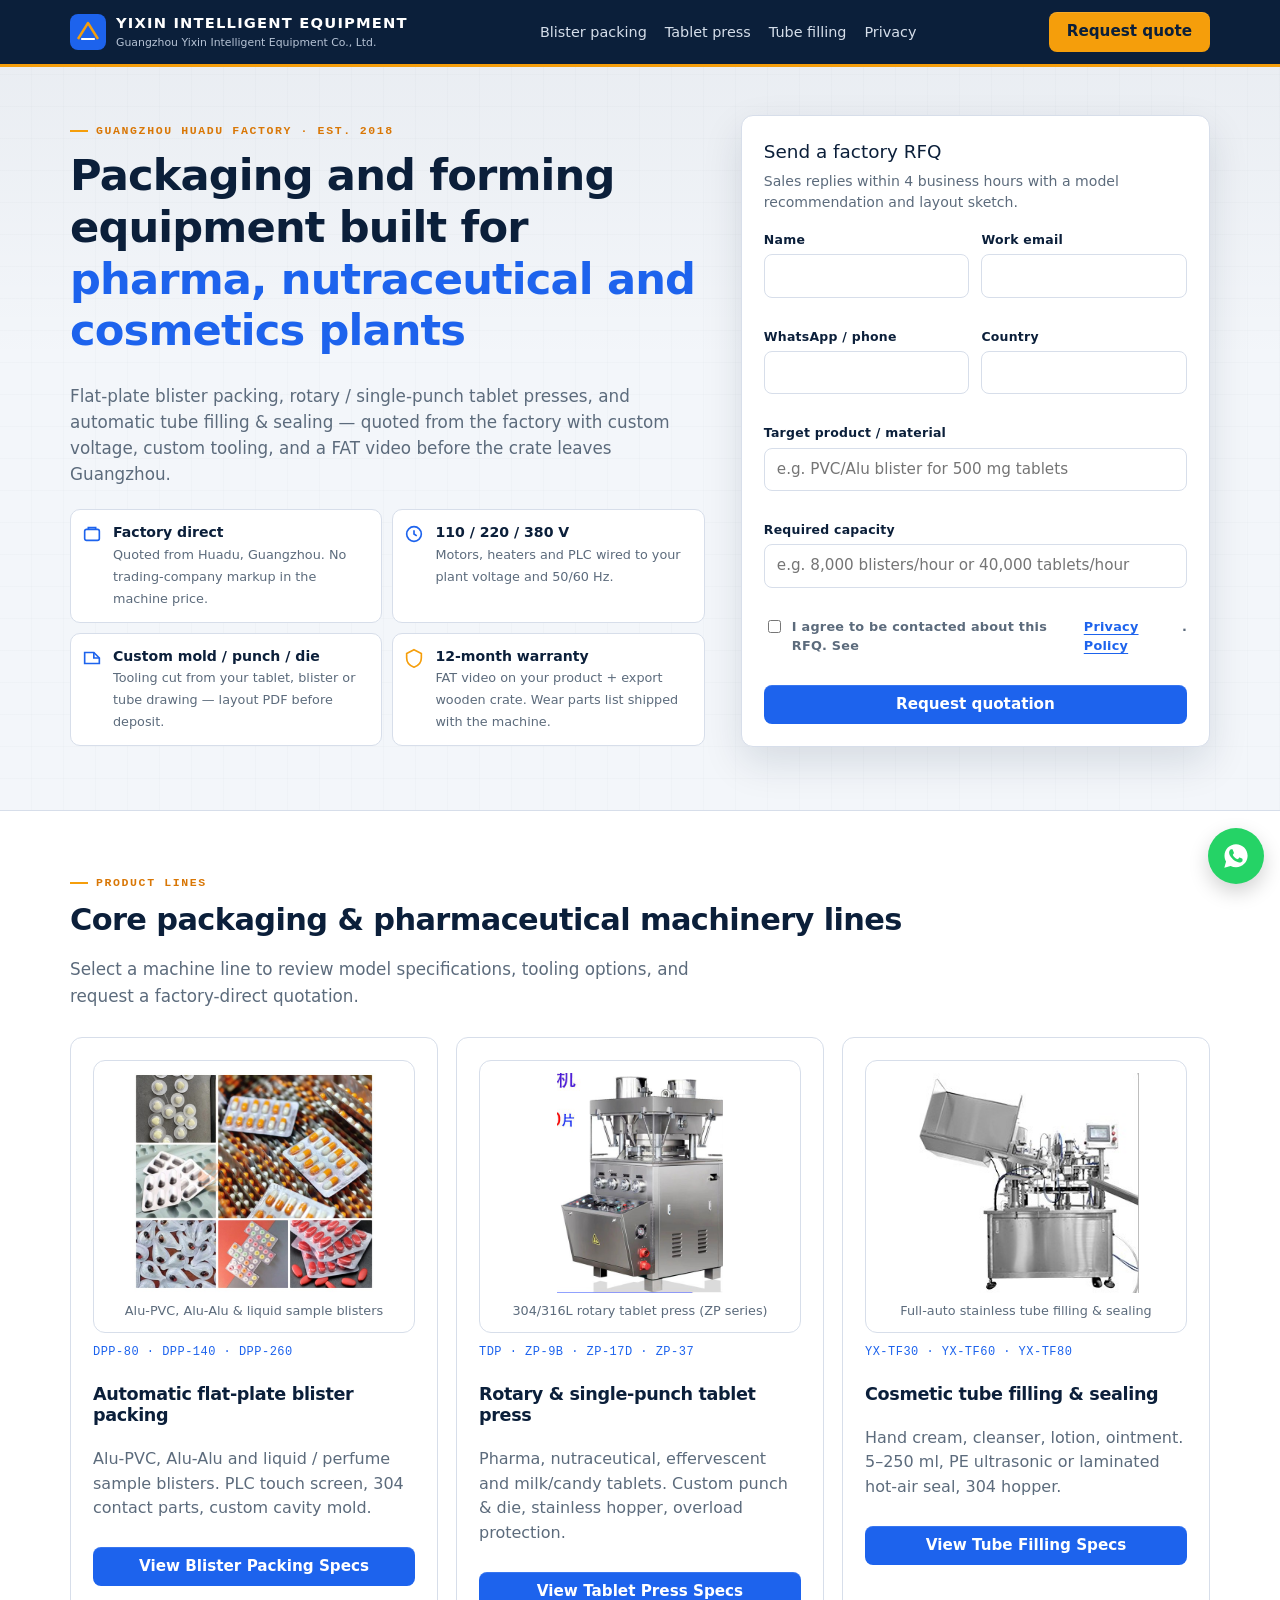
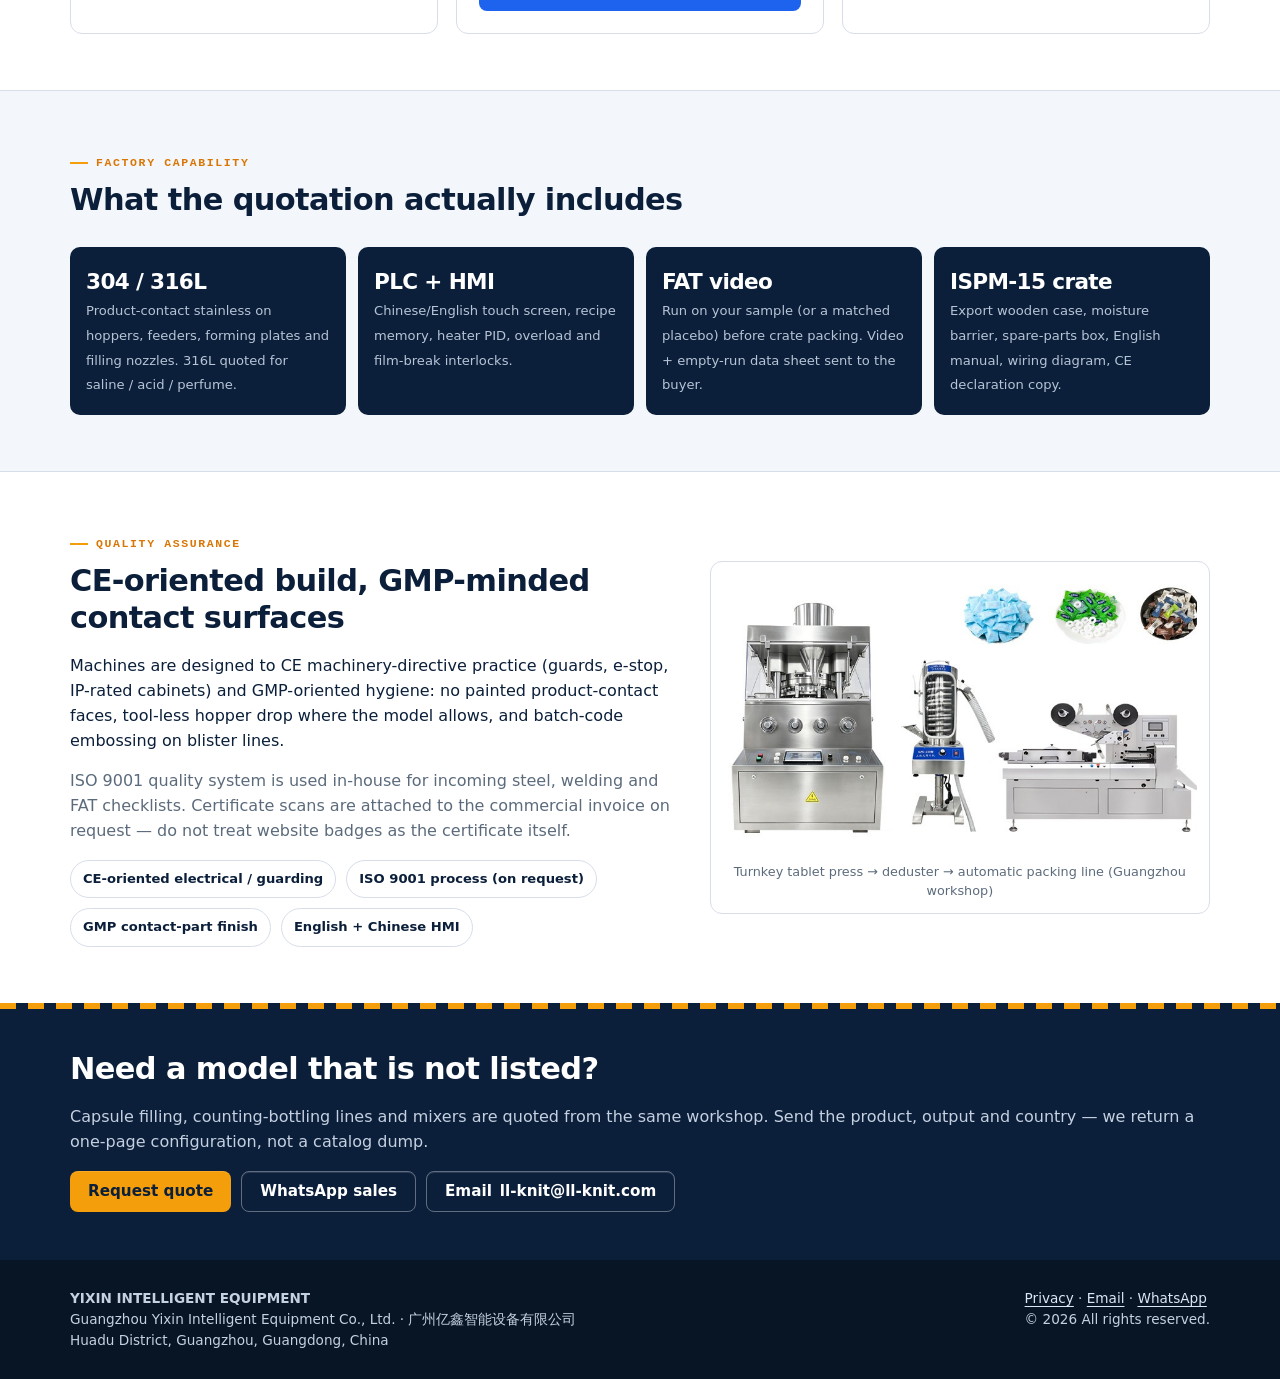
<file: index.html>
<!DOCTYPE html>
<html lang="en">
<head>
  <meta charset="utf-8">
  <meta name="viewport" content="width=device-width, initial-scale=1">
  <title>YIXIN INTELLIGENT EQUIPMENT | Blister Packing, Tablet Press &amp; Tube Filling — Guangzhou Factory</title>
  <meta name="description" content="Guangzhou Yixin Intelligent Equipment Co., Ltd. manufactures flat-plate blister packing machines, rotary tablet presses, and cosmetic tube filling &amp; sealing equipment. 304/316L contact parts, 110/220/380V, FAT video before shipment.">
  <link rel="canonical" href="index.html">
  <link rel="icon" href="favicon.svg" type="image/svg+xml">
  <meta property="og:title" content="Guangzhou Yixin Intelligent Equipment Co., Ltd. — Factory-direct machinery">
  <meta property="og:description" content="CE/GMP-oriented design. Custom mold, punch &amp; die, voltage. FAT video and wooden-crate export packing.">
  <meta property="og:type" content="website">
  <link rel="stylesheet" href="assets/style.css">
</head>
<body data-page="home">
  <header class="site-bar">
    <div class="wrap inner">
      <a class="logo" href="index.html">
        <svg class="logo-mark" viewBox="0 0 36 36" aria-hidden="true"><rect width="36" height="36" rx="8" fill="#1D63ED"/><path d="M8 25 L18 9 L28 25" fill="none" stroke="#F59E0B" stroke-width="2.4" stroke-linejoin="round"/><path d="M12 25h12" stroke="#fff" stroke-width="2.2" stroke-linecap="round"/></svg>
        <span>
          <strong data-bind="brand.shortName">YIXIN INTELLIGENT EQUIPMENT</strong>
          <small data-bind="brand.legalName">Guangzhou Yixin Intelligent Equipment Co., Ltd.</small>
        </span>
      </a>
      <nav class="nav" aria-label="Primary">
        <a href="blister-packing-machine.html">Blister packing</a>
        <a href="tablet-press-machine.html">Tablet press</a>
        <a href="tube-filling-machine.html">Tube filling</a>
        <a href="privacy.html">Privacy</a>
      </nav>
      <a class="btn btn-amber" href="#rfq">Request quote</a>
    </div>
  </header>

  <section class="hero">
    <div class="wrap hero-grid">
      <div>
        <p class="kicker">Guangzhou Huadu factory · est. <span data-bind="brand.founded">2018</span></p>
        <h1>Packaging and forming equipment built for <span>pharma, nutraceutical and cosmetics plants</span></h1>
        <p class="lede">Flat-plate blister packing, rotary / single-punch tablet presses, and automatic tube filling &amp; sealing — quoted from the factory with custom voltage, custom tooling, and a FAT video before the crate leaves Guangzhou.</p>
        <div class="value-row">
          <div class="value-chip">
            <svg viewBox="0 0 24 24" fill="none" stroke="#1D63ED" stroke-width="1.8"><rect x="4" y="7" width="16" height="12" rx="2"/><path d="M8 7V5h8v2"/></svg>
            <div><b>Factory direct</b><span>Quoted from Huadu, Guangzhou. No trading-company markup in the machine price.</span></div>
          </div>
          <div class="value-chip">
            <svg viewBox="0 0 24 24" fill="none" stroke="#1D63ED" stroke-width="1.8"><circle cx="12" cy="12" r="8"/><path d="M12 8v4l3 2"/></svg>
            <div><b>110 / 220 / 380 V</b><span>Motors, heaters and PLC wired to your plant voltage and 50/60 Hz.</span></div>
          </div>
          <div class="value-chip">
            <svg viewBox="0 0 24 24" fill="none" stroke="#1D63ED" stroke-width="1.8"><path d="M4 18V6h10l6 6v6H4z"/><path d="M14 6v6h6"/></svg>
            <div><b>Custom mold / punch / die</b><span>Tooling cut from your tablet, blister or tube drawing — layout PDF before deposit.</span></div>
          </div>
          <div class="value-chip">
            <svg viewBox="0 0 24 24" fill="none" stroke="#F59E0B" stroke-width="1.8"><path d="M12 3l8 4v5c0 5-3.5 8.5-8 10-4.5-1.5-8-5-8-10V7l8-4z"/></svg>
            <div><b>12-month warranty</b><span>FAT video on your product + export wooden crate. Wear parts list shipped with the machine.</span></div>
          </div>
        </div>
      </div>
      <aside class="rfq" id="rfq">
        <p class="rfq-title">Send a factory RFQ</p>
        <p class="rfq-sub">Sales replies within <span data-bind="form.replySla">4 business hours</span> with a model recommendation and layout sketch.</p>
        <div class="form-banner is-warn endpoint-hint" hidden>Form endpoint in <code>assets/config.js</code> is still a placeholder — submissions will not reach sales until you set it.</div>
        <form class="js-rfq" data-product="general-inquiry" novalidate>
          <div class="form-grid">
            <div class="field">
              <label for="name">Name</label>
              <input id="name" name="name" autocomplete="name" required>
              <div class="field-error"></div>
            </div>
            <div class="field">
              <label for="email">Work email</label>
              <input id="email" name="email" type="email" autocomplete="email" required>
              <div class="field-error"></div>
            </div>
            <div class="field">
              <label for="phone">WhatsApp / phone</label>
              <input id="phone" name="phone" autocomplete="tel" required>
              <div class="field-error"></div>
            </div>
            <div class="field">
              <label for="country">Country</label>
              <input id="country" name="country" autocomplete="country-name" required>
              <div class="field-error"></div>
            </div>
            <div class="field full">
              <label for="product">Target product / material</label>
              <input id="product" name="product" placeholder="e.g. PVC/Alu blister for 500 mg tablets" required>
              <div class="field-error"></div>
            </div>
            <div class="field full">
              <label for="capacity">Required capacity</label>
              <input id="capacity" name="capacity" placeholder="e.g. 8,000 blisters/hour or 40,000 tablets/hour" required>
              <div class="field-error"></div>
            </div>
            <input type="hidden" name="page_url"><input type="hidden" name="page_path">
            <input type="hidden" name="product_line"><input type="hidden" name="utm_source">
            <input type="hidden" name="utm_medium"><input type="hidden" name="utm_campaign"><input type="hidden" name="gclid">
            <div class="field full">
              <label class="consent"><input type="checkbox" name="consent" required> I agree to be contacted about this RFQ. See <a href="privacy.html">Privacy Policy</a>.</label>
              <div class="field-error"></div>
            </div>
          </div>
          <button class="btn btn-block" type="submit" style="margin-top:12px">Request quotation</button>
        </form>
      </aside>
    </div>
  </section>

  <section>
    <div class="wrap">
      <div class="section-head">
        <p class="kicker">Product lines</p>
        <h2>Core packaging &amp; pharmaceutical machinery lines</h2>
        <p class="lede">Select a machine line to review model specifications, tooling options, and request a factory-direct quotation.</p>
      </div>
      <div class="cards-3">
        <article class="card">
          <figure class="photo-frame">
            <img src="assets/images/blister-clean.jpg" alt="Alu-PVC, Alu-Alu and liquid blister pack samples from Guangzhou Yixin" loading="lazy">
            <figcaption>Alu-PVC, Alu-Alu &amp; liquid sample blisters</figcaption>
          </figure>
          <p class="model">DPP-80 · DPP-140 · DPP-260</p>
          <h3>Automatic flat-plate blister packing</h3>
          <p class="muted">Alu-PVC, Alu-Alu and liquid / perfume sample blisters. PLC touch screen, 304 contact parts, custom cavity mold.</p>
          <a class="btn" href="blister-packing-machine.html">View Blister Packing Specs</a>
        </article>
        <article class="card">
          <figure class="photo-frame">
            <img src="assets/images/tablet-clean.jpg" alt="Guangzhou Yixin stainless steel rotary tablet press machine" loading="lazy">
            <figcaption>304/316L rotary tablet press (ZP series)</figcaption>
          </figure>
          <p class="model">TDP · ZP-9B · ZP-17D · ZP-37</p>
          <h3>Rotary &amp; single-punch tablet press</h3>
          <p class="muted">Pharma, nutraceutical, effervescent and milk/candy tablets. Custom punch &amp; die, stainless hopper, overload protection.</p>
          <a class="btn" href="tablet-press-machine.html">View Tablet Press Specs</a>
        </article>
        <article class="card">
          <figure class="photo-frame">
            <img src="assets/images/tube-clean.jpg" alt="Automatic stainless steel cosmetic cream tube filling and sealing machine" loading="lazy">
            <figcaption>Full-auto stainless tube filling &amp; sealing</figcaption>
          </figure>
          <p class="model">YX-TF30 · YX-TF60 · YX-TF80</p>
          <h3>Cosmetic tube filling &amp; sealing</h3>
          <p class="muted">Hand cream, cleanser, lotion, ointment. 5–250 ml, PE ultrasonic or laminated hot-air seal, 304 hopper.</p>
          <a class="btn" href="tube-filling-machine.html">View Tube Filling Specs</a>
        </article>
      </div>
    </div>
  </section>

  <section style="background:var(--paper);border-top:1px solid var(--line);border-bottom:1px solid var(--line)">
    <div class="wrap">
      <div class="section-head">
        <p class="kicker">Factory capability</p>
        <h2>What the quotation actually includes</h2>
      </div>
      <div class="stats">
        <div class="stat"><b>304 / 316L</b><span>Product-contact stainless on hoppers, feeders, forming plates and filling nozzles. 316L quoted for saline / acid / perfume.</span></div>
        <div class="stat"><b>PLC + HMI</b><span>Chinese/English touch screen, recipe memory, heater PID, overload and film-break interlocks.</span></div>
        <div class="stat"><b>FAT video</b><span>Run on your sample (or a matched placebo) before crate packing. Video + empty-run data sheet sent to the buyer.</span></div>
        <div class="stat"><b>ISPM-15 crate</b><span>Export wooden case, moisture barrier, spare-parts box, English manual, wiring diagram, CE declaration copy.</span></div>
      </div>
    </div>
  </section>

  <section>
    <div class="wrap qa-row">
      <div>
        <p class="kicker">Quality assurance</p>
        <h2>CE-oriented build, GMP-minded contact surfaces</h2>
        <p>Machines are designed to CE machinery-directive practice (guards, e-stop, IP-rated cabinets) and GMP-oriented hygiene: no painted product-contact faces, tool-less hopper drop where the model allows, and batch-code embossing on blister lines.</p>
        <p class="muted">ISO 9001 quality system is used in-house for incoming steel, welding and FAT checklists. Certificate scans are attached to the commercial invoice on request — do not treat website badges as the certificate itself.</p>
        <div class="badge-row">
          <span class="badge">CE-oriented electrical / guarding</span>
          <span class="badge">ISO 9001 process (on request)</span>
          <span class="badge">GMP contact-part finish</span>
          <span class="badge">English + Chinese HMI</span>
        </div>
      </div>
      <figure class="photo-frame hero-photo">
        <img src="assets/images/line-clean.jpg" alt="Complete tablet compression, dedusting and packaging line from Guangzhou Yixin" loading="lazy">
        <figcaption>Turnkey tablet press → deduster → automatic packing line (Guangzhou workshop)</figcaption>
      </figure>
    </div>
  </section>

  <section class="cta-band">
    <div class="wrap">
      <h2>Need a model that is not listed?</h2>
      <p>Capsule filling, counting-bottling lines and mixers are quoted from the same workshop. Send the product, output and country — we return a one-page configuration, not a catalog dump.</p>
      <div class="cta-actions">
        <a class="btn btn-amber" href="#rfq">Request quote</a>
        <a class="btn btn-ghost" data-whatsapp="homepage" href="#">WhatsApp sales</a>
        <a class="btn btn-ghost" data-mailto href="mailto:ll-knit@ll-knit.com">Email <span data-bind="contact.email">ll-knit@ll-knit.com</span></a>
      </div>
    </div>
  </section>

  <footer class="site">
    <div class="wrap inner">
      <div>
        <strong data-bind="brand.shortName">YIXIN INTELLIGENT EQUIPMENT</strong><br>
        <span data-bind="brand.legalName">Guangzhou Yixin Intelligent Equipment Co., Ltd.</span>
        · <span data-bind="brand.legalNameZh">广州亿鑫智能设备有限公司</span><br>
        <span data-bind="contact.address">Huadu District, Guangzhou, Guangdong, China</span>
      </div>
      <div>
        <a href="privacy.html">Privacy</a> ·
        <a data-mailto href="mailto:ll-knit@ll-knit.com">Email</a> ·
        <a data-whatsapp="footer" href="#">WhatsApp</a><br>
        © <span data-year>2026</span> All rights reserved.
      </div>
    </div>
  </footer>

  <a class="float-wa" data-whatsapp="float" href="#" aria-label="WhatsApp sales">
    <svg viewBox="0 0 24 24" fill="currentColor"><path d="M12.04 2C6.58 2 2.15 6.4 2.15 11.84c0 1.74.46 3.44 1.33 4.94L2 22l5.37-1.4a10.1 10.1 0 0 0 4.67 1.12h.04c5.46 0 9.89-4.4 9.89-9.84C21.97 6.4 17.5 2 12.04 2zm5.76 14.16c-.24.68-1.4 1.3-1.94 1.38-.5.08-1.14.11-1.84-.11-.42-.14-.97-.31-1.67-.61-2.94-1.27-4.86-4.23-5.01-4.43-.15-.2-1.25-1.66-1.25-3.17 0-1.5.79-2.24 1.07-2.55.28-.3.62-.38.82-.38h.6c.19 0 .45-.07.7.54.24.62.83 2.14.9 2.3.07.15.12.34.02.54-.1.2-.15.33-.3.5-.14.18-.3.4-.43.53-.14.14-.29.3-.12.58.16.28.73 1.2 1.56 1.95 1.08.96 1.98 1.26 2.26 1.4.28.14.45.12.61-.07.17-.2.7-.81.88-1.09.19-.28.37-.23.62-.14.24.1 1.54.73 1.8.86.27.13.45.2.51.3.07.12.07.68-.17 1.36z"/></svg>
  </a>
  <div class="sticky-cta">
    <a class="btn" href="#rfq">Request quote</a>
    <a class="btn btn-amber" data-whatsapp="sticky" href="#">WhatsApp</a>
  </div>

  <script src="assets/config.js"></script>
  <script src="assets/app.js"></script>
</body>
</html>
</file>
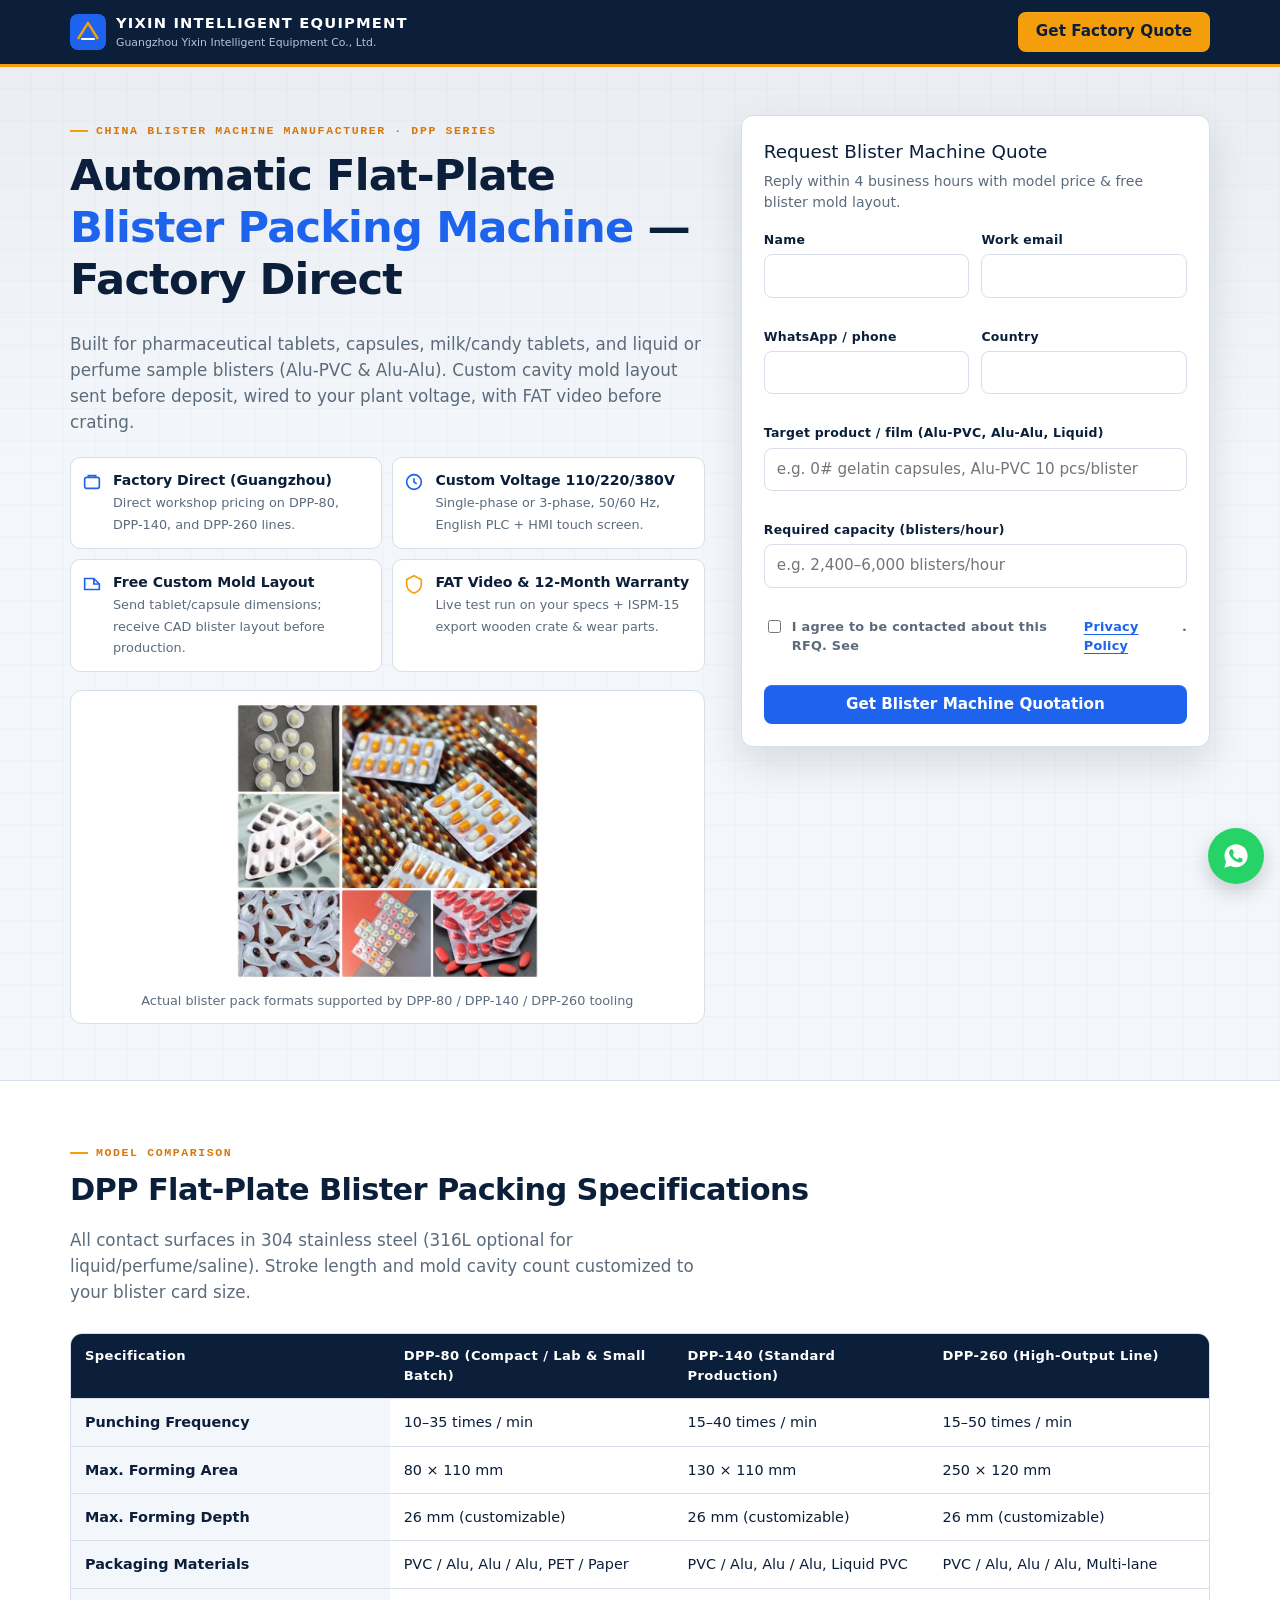
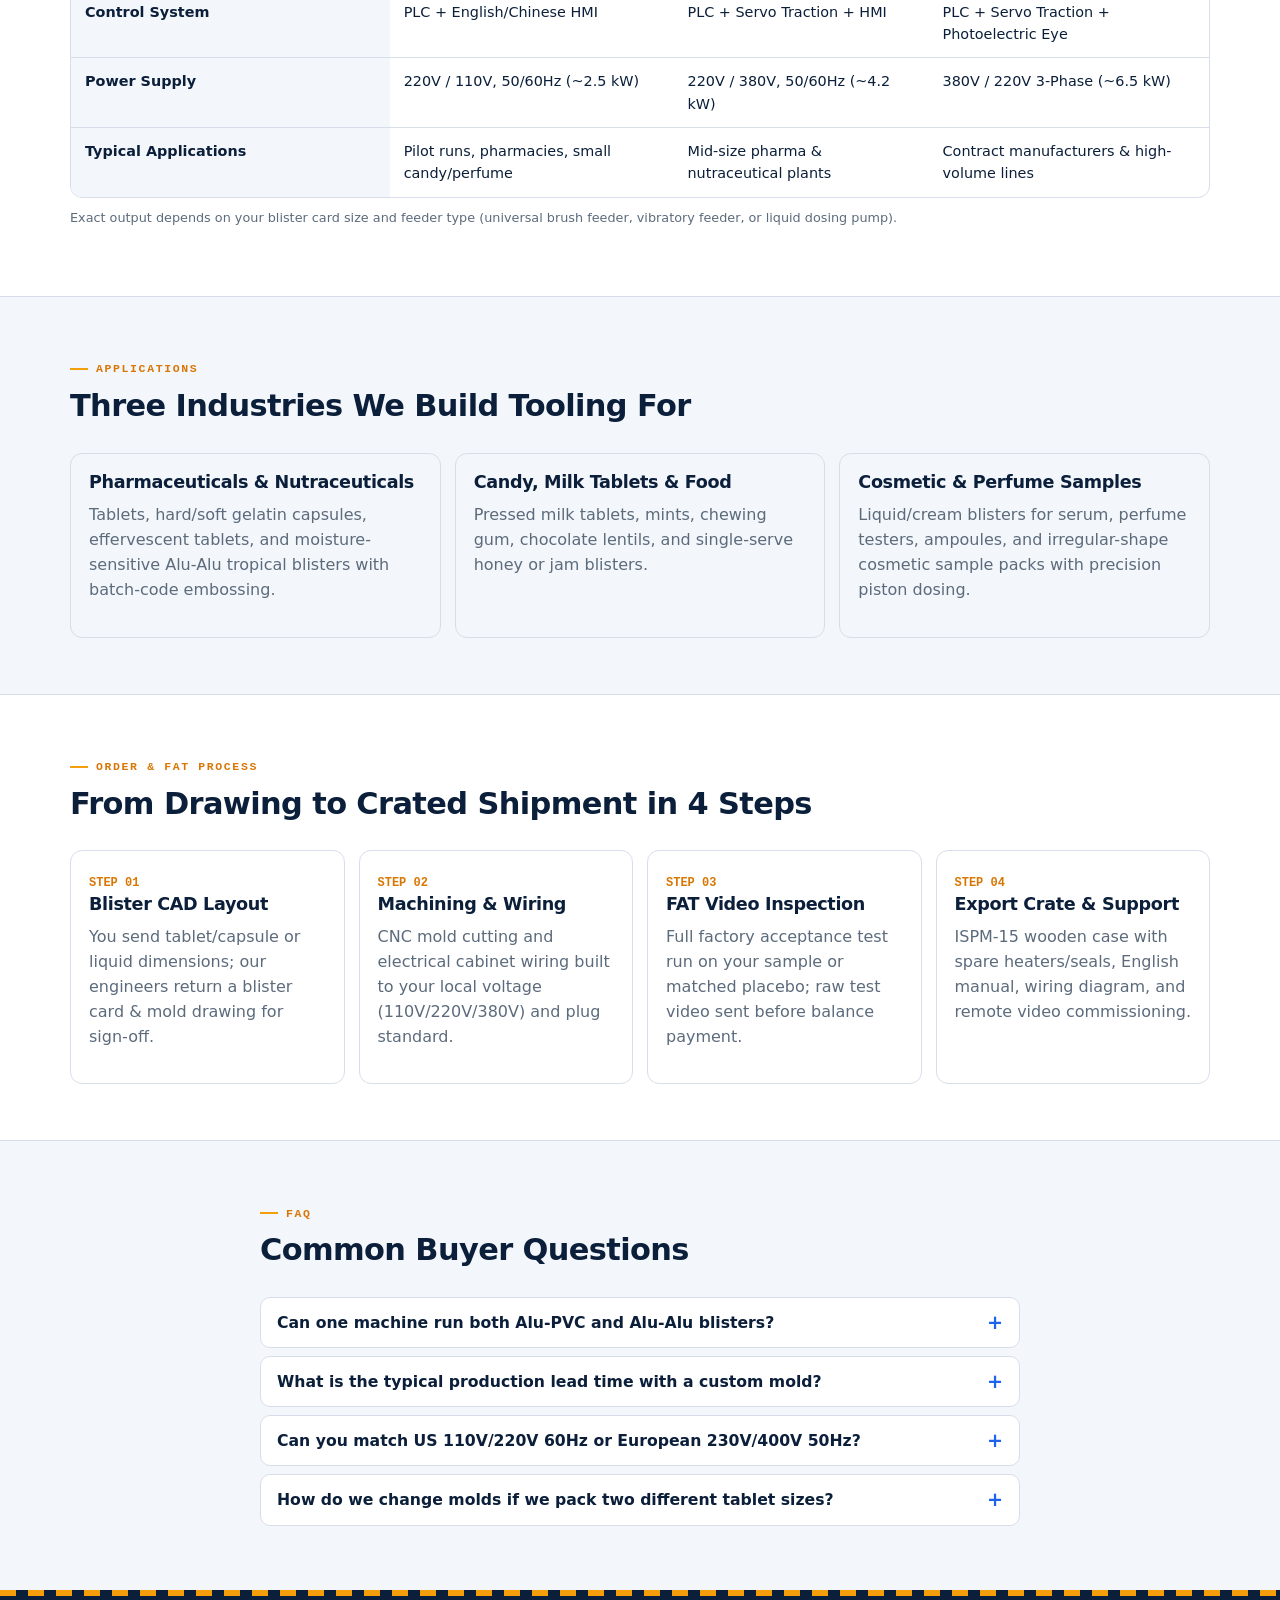
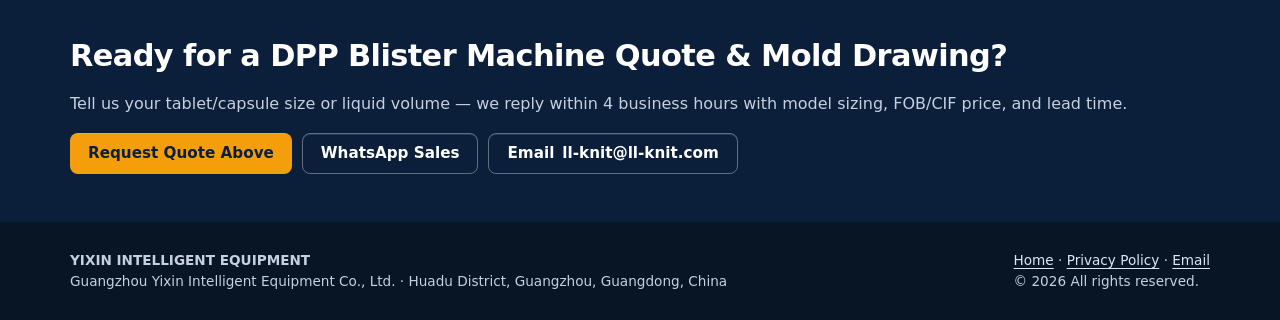
<file: blister-packing-machine.html>
<!DOCTYPE html>
<html lang="en">
<head>
  <meta charset="utf-8">
  <meta name="viewport" content="width=device-width, initial-scale=1">
  <title>Automatic Flat-Plate Blister Packing Machine (DPP-80 / DPP-140 / DPP-260) | Guangzhou Yixin Intelligent Equipment</title>
  <meta name="description" content="Factory-direct Alu-PVC, Alu-Alu, and liquid/perfume sample flat-plate blister packing machines (DPP-80, DPP-140, DPP-260). Custom mold design, 110/220/380V, FAT video before shipment.">
  <link rel="icon" href="favicon.svg" type="image/svg+xml">
  <link rel="stylesheet" href="assets/style.css">
</head>
<body data-page="lp-blister">
  <!-- Sealed-box top bar: logo + single CTA only -->
  <header class="lp-bar">
    <div class="wrap inner">
      <a class="logo" href="index.html">
        <svg class="logo-mark" viewBox="0 0 36 36" aria-hidden="true"><rect width="36" height="36" rx="8" fill="#1D63ED"/><path d="M8 25 L18 9 L28 25" fill="none" stroke="#F59E0B" stroke-width="2.4" stroke-linejoin="round"/><path d="M12 25h12" stroke="#fff" stroke-width="2.2" stroke-linecap="round"/></svg>
        <span>
          <strong data-bind="brand.shortName">YIXIN INTELLIGENT EQUIPMENT</strong>
          <small data-bind="brand.legalName">Guangzhou Yixin Intelligent Equipment Co., Ltd.</small>
        </span>
      </a>
      <a class="btn btn-amber" href="#rfq">Get Factory Quote</a>
    </div>
  </header>

  <section class="hero">
    <div class="wrap hero-grid">
      <div>
        <p class="kicker">China Blister Machine Manufacturer · DPP Series</p>
        <h1>Automatic Flat-Plate <span>Blister Packing Machine</span> — Factory Direct</h1>
        <p class="lede">Built for pharmaceutical tablets, capsules, milk/candy tablets, and liquid or perfume sample blisters (Alu-PVC &amp; Alu-Alu). Custom cavity mold layout sent before deposit, wired to your plant voltage, with FAT video before crating.</p>

        <div class="value-row">
          <div class="value-chip">
            <svg viewBox="0 0 24 24" fill="none" stroke="#1D63ED" stroke-width="1.8"><rect x="4" y="7" width="16" height="12" rx="2"/><path d="M8 7V5h8v2"/></svg>
            <div><b>Factory Direct (Guangzhou)</b><span>Direct workshop pricing on DPP-80, DPP-140, and DPP-260 lines.</span></div>
          </div>
          <div class="value-chip">
            <svg viewBox="0 0 24 24" fill="none" stroke="#1D63ED" stroke-width="1.8"><circle cx="12" cy="12" r="8"/><path d="M12 8v4l3 2"/></svg>
            <div><b>Custom Voltage 110/220/380V</b><span>Single-phase or 3-phase, 50/60 Hz, English PLC + HMI touch screen.</span></div>
          </div>
          <div class="value-chip">
            <svg viewBox="0 0 24 24" fill="none" stroke="#1D63ED" stroke-width="1.8"><path d="M4 18V6h10l6 6v6H4z"/><path d="M14 6v6h6"/></svg>
            <div><b>Free Custom Mold Layout</b><span>Send tablet/capsule dimensions; receive CAD blister layout before production.</span></div>
          </div>
          <div class="value-chip">
            <svg viewBox="0 0 24 24" fill="none" stroke="#F59E0B" stroke-width="1.8"><path d="M12 3l8 4v5c0 5-3.5 8.5-8 10-4.5-1.5-8-5-8-10V7l8-4z"/></svg>
            <div><b>FAT Video &amp; 12-Month Warranty</b><span>Live test run on your specs + ISPM-15 export wooden crate &amp; wear parts.</span></div>
          </div>
        </div>

        <figure class="photo-frame hero-photo" style="margin-top:18px">
          <img src="assets/images/blister-clean.jpg" alt="Alu-PVC, Alu-Alu, capsule, tablet and liquid blister packaging samples">
          <figcaption>Actual blister pack formats supported by DPP-80 / DPP-140 / DPP-260 tooling</figcaption>
        </figure>
      </div>

      <aside class="rfq" id="rfq">
        <p class="rfq-title">Request Blister Machine Quote</p>
        <p class="rfq-sub">Reply within <span data-bind="form.replySla">4 business hours</span> with model price &amp; free blister mold layout.</p>
        <div class="form-banner is-warn endpoint-hint" hidden>Form endpoint in <code>assets/config.js</code> is still a placeholder — submissions will not reach sales until you set it.</div>
        <form class="js-rfq" data-product="blister-packing-machine" novalidate>
          <div class="form-grid">
            <div class="field">
              <label for="name">Name</label>
              <input id="name" name="name" autocomplete="name" required>
              <div class="field-error"></div>
            </div>
            <div class="field">
              <label for="email">Work email</label>
              <input id="email" name="email" type="email" autocomplete="email" required>
              <div class="field-error"></div>
            </div>
            <div class="field">
              <label for="phone">WhatsApp / phone</label>
              <input id="phone" name="phone" autocomplete="tel" required>
              <div class="field-error"></div>
            </div>
            <div class="field">
              <label for="country">Country</label>
              <input id="country" name="country" autocomplete="country-name" required>
              <div class="field-error"></div>
            </div>
            <div class="field full">
              <label for="product">Target product / film (Alu-PVC, Alu-Alu, Liquid)</label>
              <input id="product" name="product" placeholder="e.g. 0# gelatin capsules, Alu-PVC 10 pcs/blister" required>
              <div class="field-error"></div>
            </div>
            <div class="field full">
              <label for="capacity">Required capacity (blisters/hour)</label>
              <input id="capacity" name="capacity" placeholder="e.g. 2,400–6,000 blisters/hour" required>
              <div class="field-error"></div>
            </div>
            <input type="hidden" name="page_url"><input type="hidden" name="page_path">
            <input type="hidden" name="product_line"><input type="hidden" name="utm_source">
            <input type="hidden" name="utm_medium"><input type="hidden" name="utm_campaign"><input type="hidden" name="gclid">
            <div class="field full">
              <label class="consent"><input type="checkbox" name="consent" required> I agree to be contacted about this RFQ. See <a href="privacy.html">Privacy Policy</a>.</label>
              <div class="field-error"></div>
            </div>
          </div>
          <button class="btn btn-block" type="submit" style="margin-top:12px">Get Blister Machine Quotation</button>
        </form>
      </aside>
    </div>
  </section>

  <section>
    <div class="wrap">
      <div class="section-head">
        <p class="kicker">Model Comparison</p>
        <h2>DPP Flat-Plate Blister Packing Specifications</h2>
        <p class="lede">All contact surfaces in 304 stainless steel (316L optional for liquid/perfume/saline). Stroke length and mold cavity count customized to your blister card size.</p>
      </div>
      <div class="table-scroll">
        <table class="specs">
          <thead>
            <tr>
              <th>Specification</th>
              <th>DPP-80 (Compact / Lab &amp; Small Batch)</th>
              <th>DPP-140 (Standard Production)</th>
              <th>DPP-260 (High-Output Line)</th>
            </tr>
          </thead>
          <tbody>
            <tr><th>Punching Frequency</th><td>10–35 times / min</td><td>15–40 times / min</td><td>15–50 times / min</td></tr>
            <tr><th>Max. Forming Area</th><td>80 × 110 mm</td><td>130 × 110 mm</td><td>250 × 120 mm</td></tr>
            <tr><th>Max. Forming Depth</th><td>26 mm (customizable)</td><td>26 mm (customizable)</td><td>26 mm (customizable)</td></tr>
            <tr><th>Packaging Materials</th><td>PVC / Alu, Alu / Alu, PET / Paper</td><td>PVC / Alu, Alu / Alu, Liquid PVC</td><td>PVC / Alu, Alu / Alu, Multi-lane</td></tr>
            <tr><th>Control System</th><td>PLC + English/Chinese HMI</td><td>PLC + Servo Traction + HMI</td><td>PLC + Servo Traction + Photoelectric Eye</td></tr>
            <tr><th>Power Supply</th><td>220V / 110V, 50/60Hz (~2.5 kW)</td><td>220V / 380V, 50/60Hz (~4.2 kW)</td><td>380V / 220V 3-Phase (~6.5 kW)</td></tr>
            <tr><th>Typical Applications</th><td>Pilot runs, pharmacies, small candy/perfume</td><td>Mid-size pharma &amp; nutraceutical plants</td><td>Contract manufacturers &amp; high-volume lines</td></tr>
          </tbody>
        </table>
      </div>
      <p class="note">Exact output depends on your blister card size and feeder type (universal brush feeder, vibratory feeder, or liquid dosing pump).</p>
    </div>
  </section>

  <section style="background:var(--paper);border-top:1px solid var(--line);border-bottom:1px solid var(--line)">
    <div class="wrap">
      <div class="section-head">
        <p class="kicker">Applications</p>
        <h2>Three Industries We Build Tooling For</h2>
      </div>
      <div class="apps">
        <div class="app">
          <h3>Pharmaceuticals &amp; Nutraceuticals</h3>
          <p class="muted">Tablets, hard/soft gelatin capsules, effervescent tablets, and moisture-sensitive Alu-Alu tropical blisters with batch-code embossing.</p>
        </div>
        <div class="app">
          <h3>Candy, Milk Tablets &amp; Food</h3>
          <p class="muted">Pressed milk tablets, mints, chewing gum, chocolate lentils, and single-serve honey or jam blisters.</p>
        </div>
        <div class="app">
          <h3>Cosmetic &amp; Perfume Samples</h3>
          <p class="muted">Liquid/cream blisters for serum, perfume testers, ampoules, and irregular-shape cosmetic sample packs with precision piston dosing.</p>
        </div>
      </div>
    </div>
  </section>

  <section>
    <div class="wrap">
      <div class="section-head">
        <p class="kicker">Order &amp; FAT Process</p>
        <h2>From Drawing to Crated Shipment in 4 Steps</h2>
      </div>
      <div class="steps">
        <div class="step"><span class="n">STEP 01</span><h3>Blister CAD Layout</h3><p class="muted">You send tablet/capsule or liquid dimensions; our engineers return a blister card &amp; mold drawing for sign-off.</p></div>
        <div class="step"><span class="n">STEP 02</span><h3>Machining &amp; Wiring</h3><p class="muted">CNC mold cutting and electrical cabinet wiring built to your local voltage (110V/220V/380V) and plug standard.</p></div>
        <div class="step"><span class="n">STEP 03</span><h3>FAT Video Inspection</h3><p class="muted">Full factory acceptance test run on your sample or matched placebo; raw test video sent before balance payment.</p></div>
        <div class="step"><span class="n">STEP 04</span><h3>Export Crate &amp; Support</h3><p class="muted">ISPM-15 wooden case with spare heaters/seals, English manual, wiring diagram, and remote video commissioning.</p></div>
      </div>
    </div>
  </section>

  <section style="background:var(--paper);border-top:1px solid var(--line)">
    <div class="wrap wrap-narrow">
      <div class="section-head">
        <p class="kicker">FAQ</p>
        <h2>Common Buyer Questions</h2>
      </div>
      <div class="faq-item">
        <button type="button" aria-expanded="false">Can one machine run both Alu-PVC and Alu-Alu blisters?</button>
        <div class="faq-a">Yes. By changing the forming/sealing mold set and selecting the dual-purpose forming station on DPP-80/140/260, one chassis handles both thermoforming (Alu-PVC) and cold-forming (Alu-Alu).</div>
      </div>
      <div class="faq-item">
        <button type="button" aria-expanded="false">What is the typical production lead time with a custom mold?</button>
        <div class="faq-a">Standard DPP-80/140 chassis with one custom cavity mold typically finishes in 15–25 working days after layout confirmation, including FAT video testing.</div>
      </div>
      <div class="faq-item">
        <button type="button" aria-expanded="false">Can you match US 110V/220V 60Hz or European 230V/400V 50Hz?</button>
        <div class="faq-a">Yes. Motors, PID heating rods, and PLC power supplies are configured at the factory for your destination country voltage and frequency.</div>
      </div>
      <div class="faq-item">
        <button type="button" aria-expanded="false">How do we change molds if we pack two different tablet sizes?</button>
        <div class="faq-a">Quick-lock rail design allows operators to swap forming, heat-sealing, and punching molds in roughly 20–30 minutes using standard hex keys, with video SOP provided.</div>
      </div>
    </div>
  </section>

  <section class="cta-band">
    <div class="wrap">
      <h2>Ready for a DPP Blister Machine Quote &amp; Mold Drawing?</h2>
      <p>Tell us your tablet/capsule size or liquid volume — we reply within 4 business hours with model sizing, FOB/CIF price, and lead time.</p>
      <div class="cta-actions">
        <a class="btn btn-amber" href="#rfq">Request Quote Above</a>
        <a class="btn btn-ghost" data-whatsapp="blister-packing-machine" href="#">WhatsApp Sales</a>
        <a class="btn btn-ghost" data-mailto href="mailto:ll-knit@ll-knit.com">Email <span data-bind="contact.email">ll-knit@ll-knit.com</span></a>
      </div>
    </div>
  </section>

  <footer class="site">
    <div class="wrap inner">
      <div>
        <strong data-bind="brand.shortName">YIXIN INTELLIGENT EQUIPMENT</strong><br>
        <span data-bind="brand.legalName">Guangzhou Yixin Intelligent Equipment Co., Ltd.</span> · <span data-bind="contact.address">Huadu District, Guangzhou, Guangdong, China</span>
      </div>
      <div>
        <a href="index.html">Home</a> · <a href="privacy.html">Privacy Policy</a> · <a data-mailto href="mailto:ll-knit@ll-knit.com">Email</a><br>
        © <span data-year>2026</span> All rights reserved.
      </div>
    </div>
  </footer>

  <a class="float-wa" data-whatsapp="blister-packing-machine" href="#" aria-label="WhatsApp sales">
    <svg viewBox="0 0 24 24" fill="currentColor"><path d="M12.04 2C6.58 2 2.15 6.4 2.15 11.84c0 1.74.46 3.44 1.33 4.94L2 22l5.37-1.4a10.1 10.1 0 0 0 4.67 1.12h.04c5.46 0 9.89-4.4 9.89-9.84C21.97 6.4 17.5 2 12.04 2zm5.76 14.16c-.24.68-1.4 1.3-1.94 1.38-.5.08-1.14.11-1.84-.11-.42-.14-.97-.31-1.67-.61-2.94-1.27-4.86-4.23-5.01-4.43-.15-.2-1.25-1.66-1.25-3.17 0-1.5.79-2.24 1.07-2.55.28-.3.62-.38.82-.38h.6c.19 0 .45-.07.7.54.24.62.83 2.14.9 2.3.07.15.12.34.02.54-.1.2-.15.33-.3.5-.14.18-.3.4-.43.53-.14.14-.29.3-.12.58.16.28.73 1.2 1.56 1.95 1.08.96 1.98 1.26 2.26 1.4.28.14.45.12.61-.07.17-.2.7-.81.88-1.09.19-.28.37-.23.62-.14.24.1 1.54.73 1.8.86.27.13.45.2.51.3.07.12.07.68-.17 1.36z"/></svg>
  </a>
  <div class="sticky-cta">
    <a class="btn" href="#rfq">Get Quote</a>
    <a class="btn btn-amber" data-whatsapp="blister-packing-machine" href="#">WhatsApp</a>
  </div>
  <script src="assets/config.js"></script>
  <script src="assets/app.js"></script>
</body>
</html>
</file>
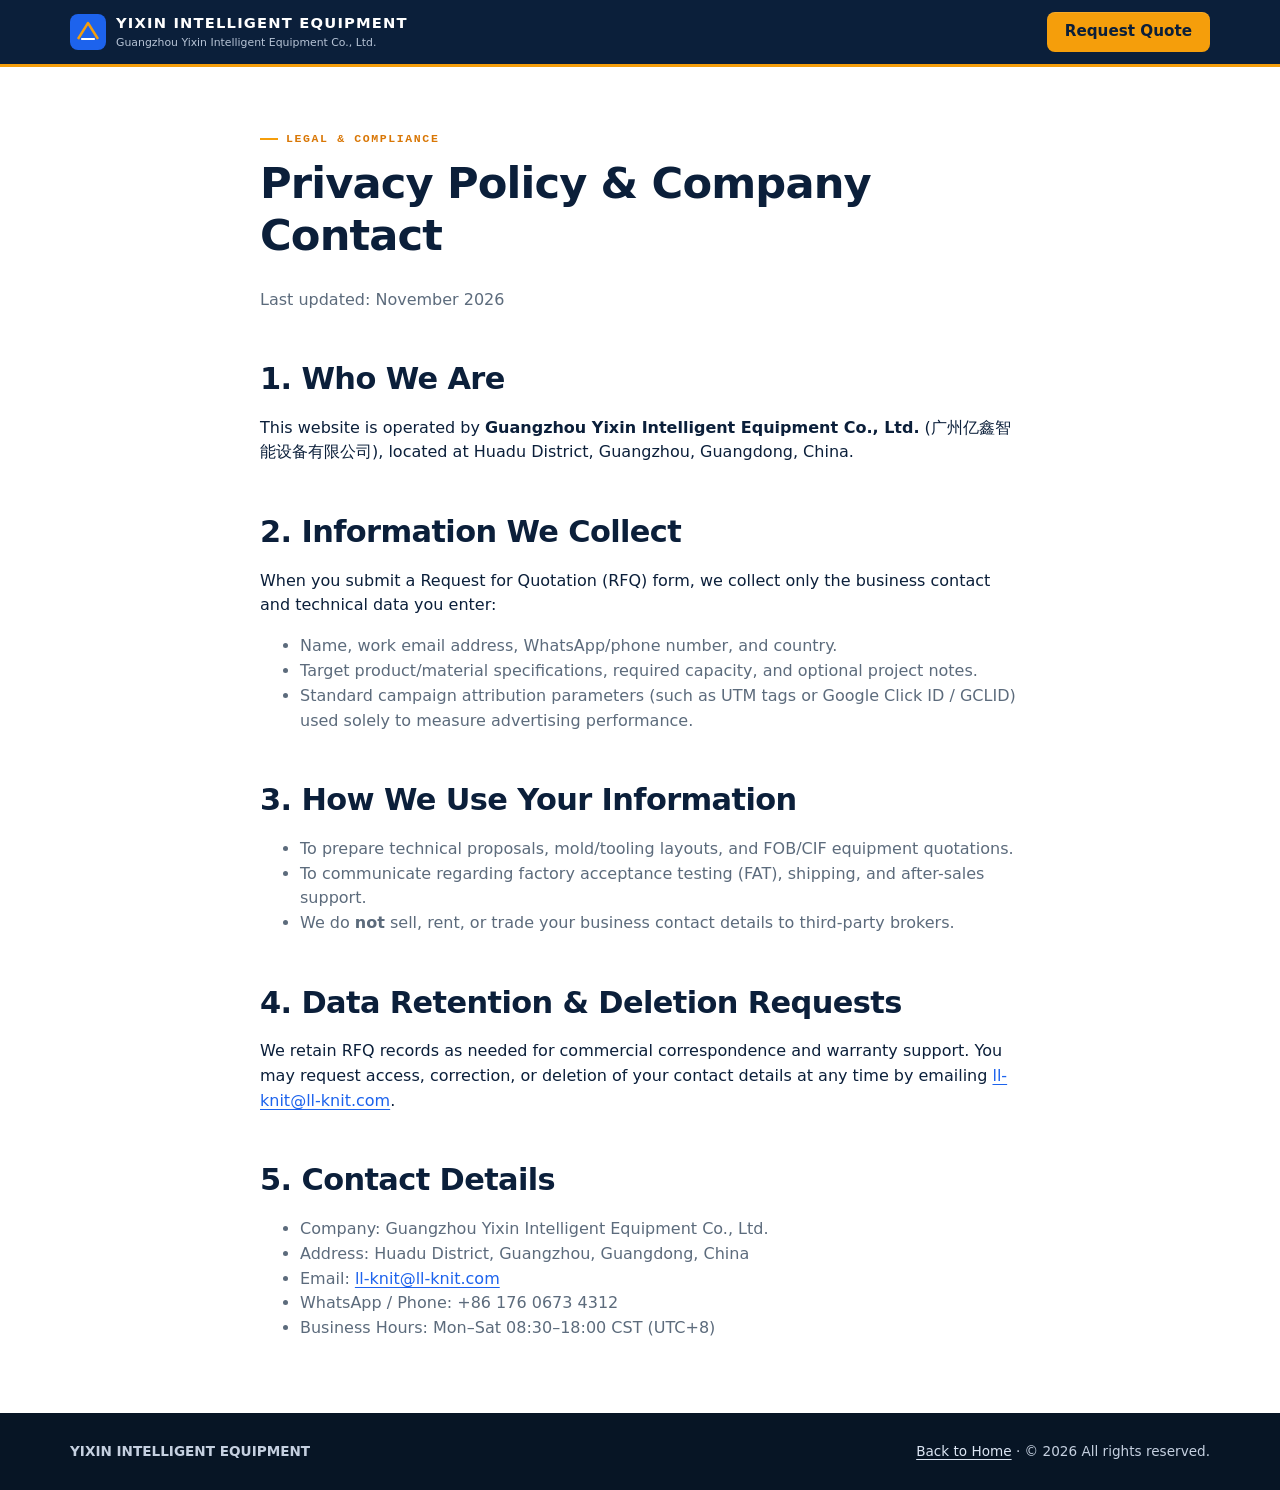
<file: privacy.html>
<!DOCTYPE html>
<html lang="en">
<head>
  <meta charset="utf-8">
  <meta name="viewport" content="width=device-width, initial-scale=1">
  <title>Privacy Policy &amp; Company Contact | Guangzhou Yixin Intelligent Equipment Co., Ltd.</title>
  <link rel="icon" href="favicon.svg" type="image/svg+xml">
  <link rel="stylesheet" href="assets/style.css">
</head>
<body data-page="privacy">
  <header class="site-bar">
    <div class="wrap inner">
      <a class="logo" href="index.html">
        <svg class="logo-mark" viewBox="0 0 36 36" aria-hidden="true"><rect width="36" height="36" rx="8" fill="#1D63ED"/><path d="M8 25 L18 9 L28 25" fill="none" stroke="#F59E0B" stroke-width="2.4" stroke-linejoin="round"/><path d="M12 25h12" stroke="#fff" stroke-width="2.2" stroke-linecap="round"/></svg>
        <span>
          <strong data-bind="brand.shortName">YIXIN INTELLIGENT EQUIPMENT</strong>
          <small data-bind="brand.legalName">Guangzhou Yixin Intelligent Equipment Co., Ltd.</small>
        </span>
      </a>
      <a class="btn btn-amber" href="index.html#rfq">Request Quote</a>
    </div>
  </header>

  <section class="legal">
    <div class="wrap wrap-narrow">
      <p class="kicker">Legal &amp; Compliance</p>
      <h1>Privacy Policy &amp; Company Contact</h1>
      <p class="muted">Last updated: November 2026</p>

      <h2>1. Who We Are</h2>
      <p>This website is operated by <strong data-bind="brand.legalName">Guangzhou Yixin Intelligent Equipment Co., Ltd.</strong> (<span data-bind="brand.legalNameZh">广州亿鑫智能设备有限公司</span>), located at <span data-bind="contact.address">Huadu District, Guangzhou, Guangdong, China</span>.</p>

      <h2>2. Information We Collect</h2>
      <p>When you submit a Request for Quotation (RFQ) form, we collect only the business contact and technical data you enter:</p>
      <ul>
        <li>Name, work email address, WhatsApp/phone number, and country.</li>
        <li>Target product/material specifications, required capacity, and optional project notes.</li>
        <li>Standard campaign attribution parameters (such as UTM tags or Google Click ID / GCLID) used solely to measure advertising performance.</li>
      </ul>

      <h2>3. How We Use Your Information</h2>
      <ul>
        <li>To prepare technical proposals, mold/tooling layouts, and FOB/CIF equipment quotations.</li>
        <li>To communicate regarding factory acceptance testing (FAT), shipping, and after-sales support.</li>
        <li>We do <strong>not</strong> sell, rent, or trade your business contact details to third-party brokers.</li>
      </ul>

      <h2>4. Data Retention &amp; Deletion Requests</h2>
      <p>We retain RFQ records as needed for commercial correspondence and warranty support. You may request access, correction, or deletion of your contact details at any time by emailing <a data-mailto href="mailto:ll-knit@ll-knit.com"><span data-bind="contact.email">ll-knit@ll-knit.com</span></a>.</p>

      <h2>5. Contact Details</h2>
      <ul>
        <li>Company: <span data-bind="brand.legalName">Guangzhou Yixin Intelligent Equipment Co., Ltd.</span></li>
        <li>Address: <span data-bind="contact.address">Huadu District, Guangzhou, Guangdong, China</span></li>
        <li>Email: <a data-mailto href="mailto:ll-knit@ll-knit.com"><span data-bind="contact.email">ll-knit@ll-knit.com</span></a></li>
        <li>WhatsApp / Phone: <span data-bind="contact.phoneDisplay">+86 176 0673 4312</span></li>
        <li>Business Hours: <span data-bind="contact.hours">Mon–Sat 08:30–18:00 CST (UTC+8)</span></li>
      </ul>
    </div>
  </section>

  <footer class="site">
    <div class="wrap inner">
      <div><strong data-bind="brand.shortName">YIXIN INTELLIGENT EQUIPMENT</strong></div>
      <div><a href="index.html">Back to Home</a> · © <span data-year>2026</span> All rights reserved.</div>
    </div>
  </footer>

  <script src="assets/config.js"></script>
  <script src="assets/app.js"></script>
</body>
</html>
</file>
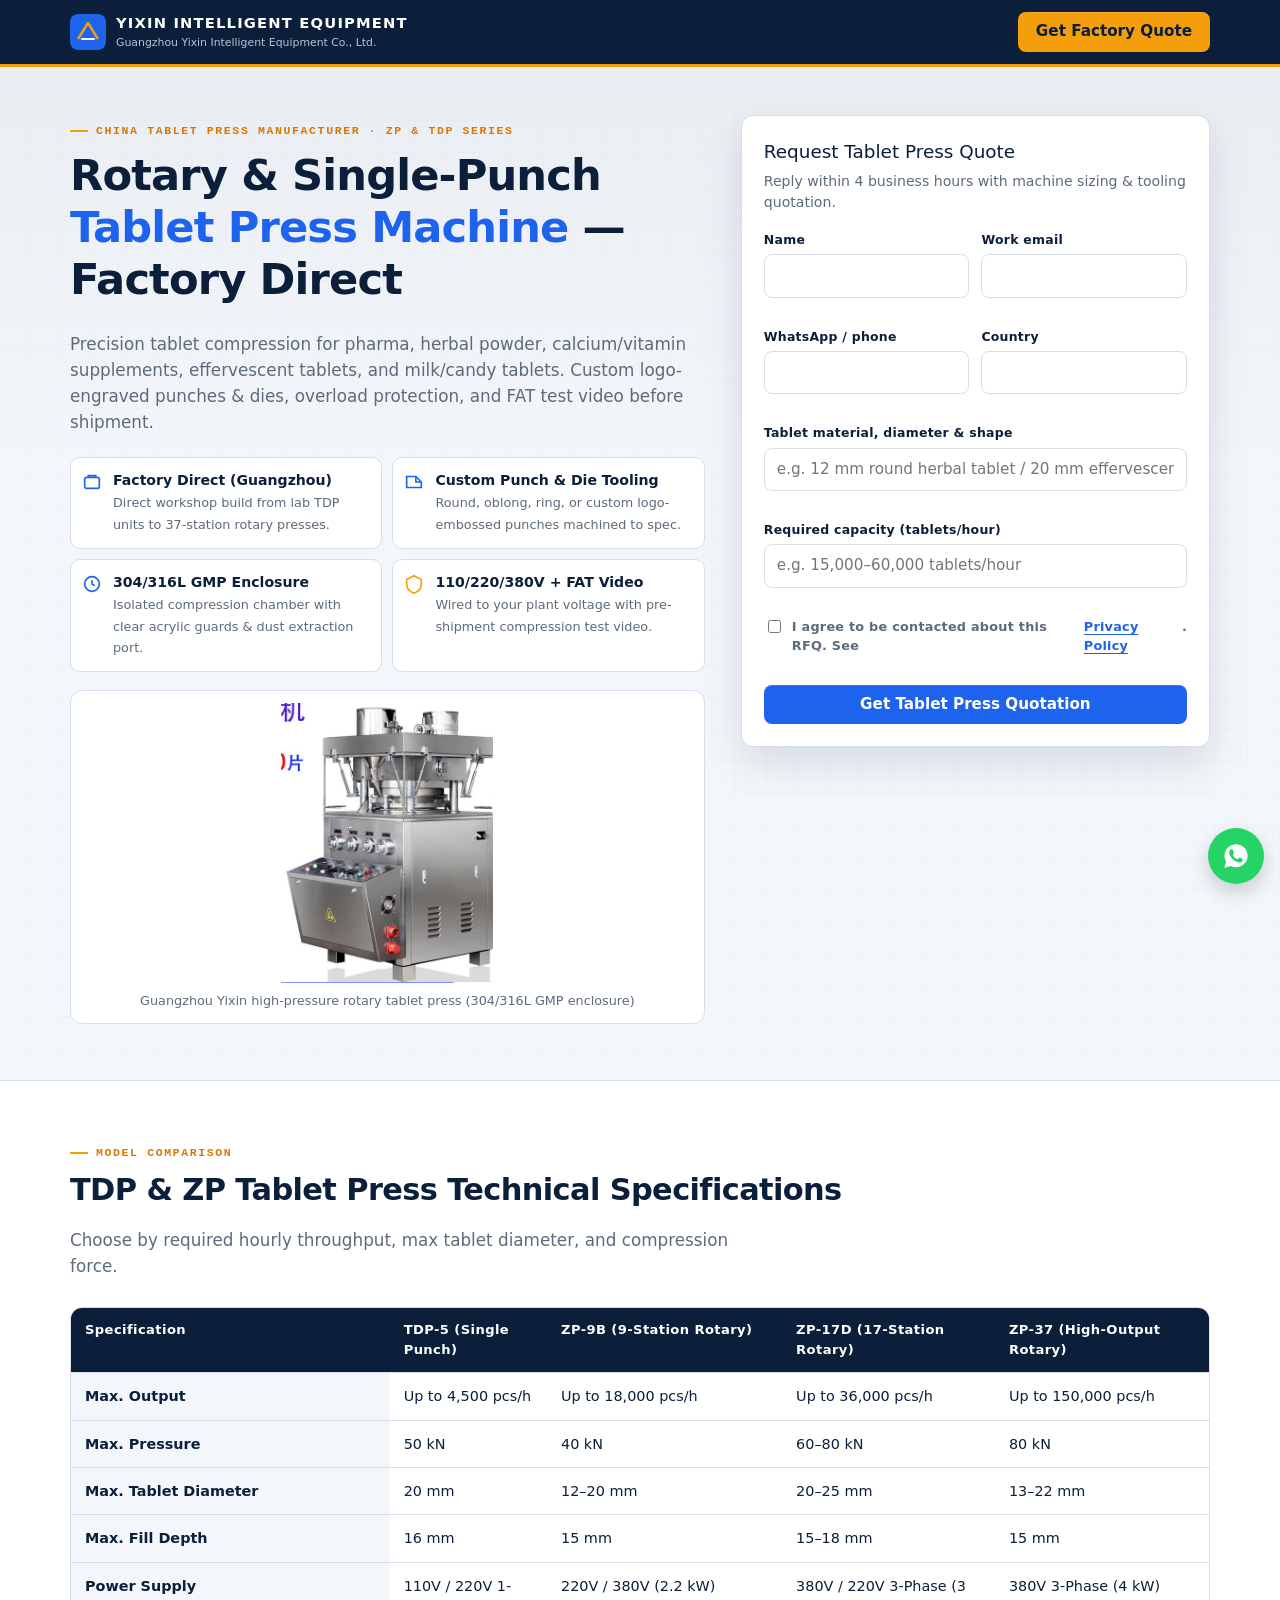
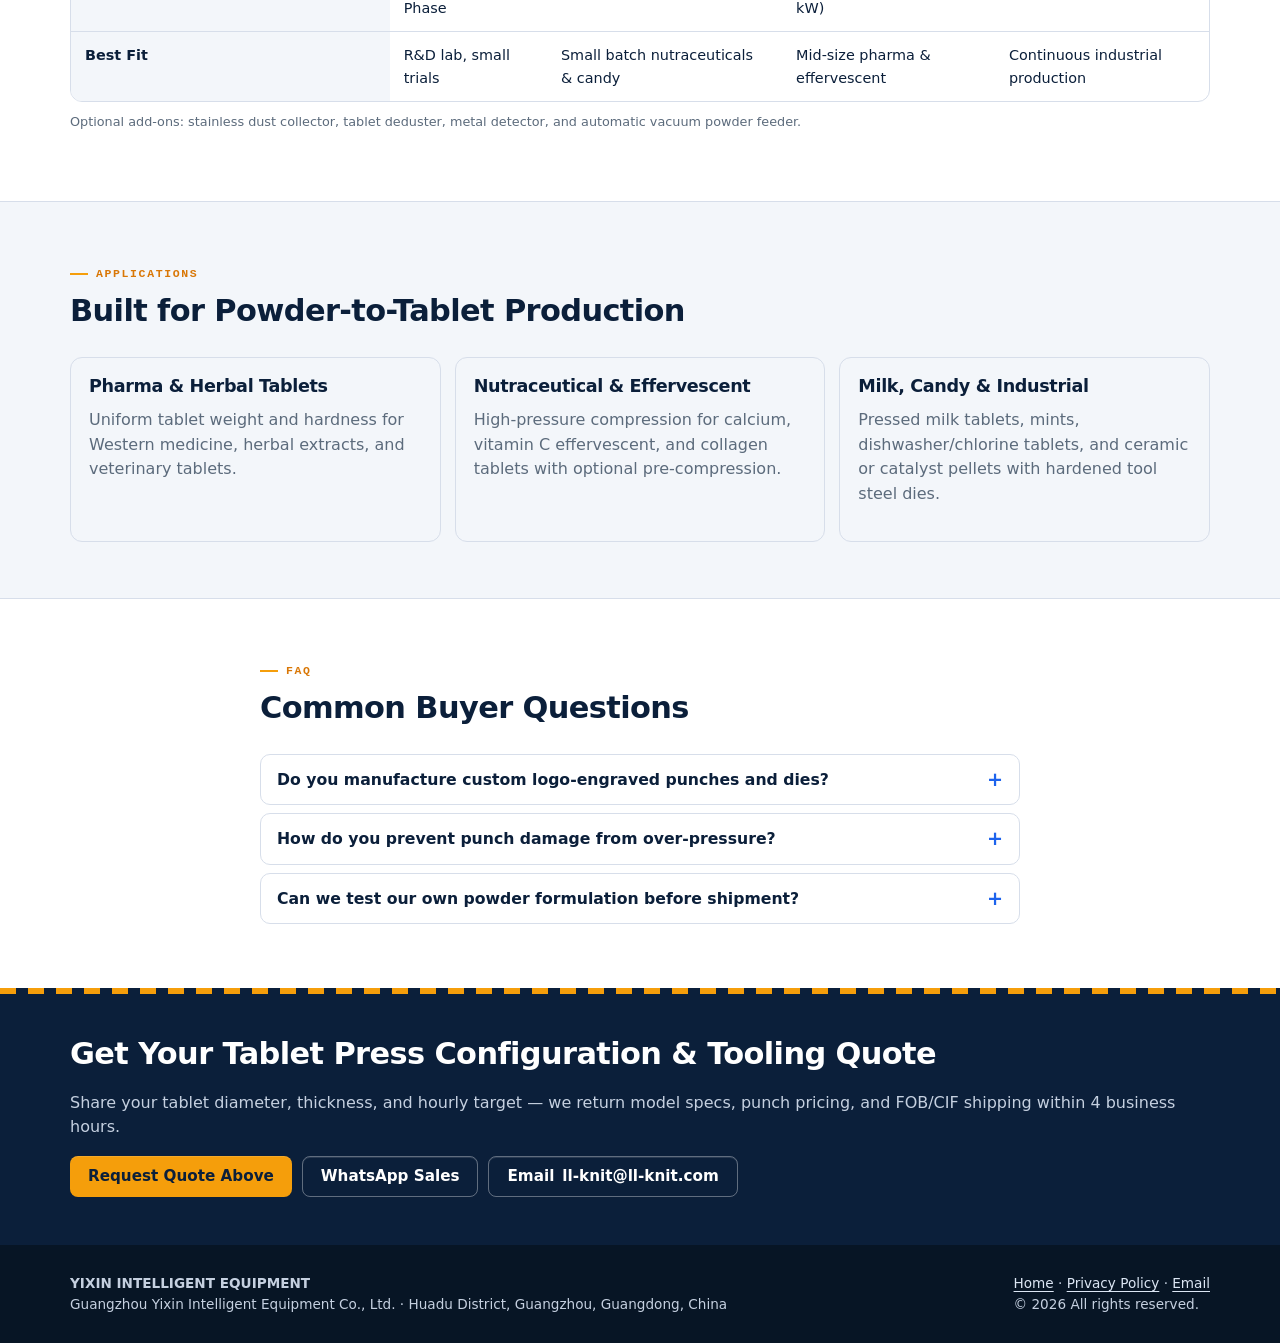
<file: tablet-press-machine.html>
<!DOCTYPE html>
<html lang="en">
<head>
  <meta charset="utf-8">
  <meta name="viewport" content="width=device-width, initial-scale=1">
  <title>Rotary &amp; Single-Punch Tablet Press Machine (ZP-9B / ZP-17D / ZP-37 / TDP) | Guangzhou Yixin Intelligent Equipment</title>
  <meta name="description" content="Factory-direct rotary tablet press (ZP-9B, ZP-17D, ZP-37) and single-punch tablet press (TDP) for pharmaceutical, nutraceutical, effervescent, and candy/milk tablets. Custom punch &amp; die, FAT video.">
  <link rel="icon" href="favicon.svg" type="image/svg+xml">
  <link rel="stylesheet" href="assets/style.css">
</head>
<body data-page="lp-tablet-press">
  <header class="lp-bar">
    <div class="wrap inner">
      <a class="logo" href="index.html">
        <svg class="logo-mark" viewBox="0 0 36 36" aria-hidden="true"><rect width="36" height="36" rx="8" fill="#1D63ED"/><path d="M8 25 L18 9 L28 25" fill="none" stroke="#F59E0B" stroke-width="2.4" stroke-linejoin="round"/><path d="M12 25h12" stroke="#fff" stroke-width="2.2" stroke-linecap="round"/></svg>
        <span>
          <strong data-bind="brand.shortName">YIXIN INTELLIGENT EQUIPMENT</strong>
          <small data-bind="brand.legalName">Guangzhou Yixin Intelligent Equipment Co., Ltd.</small>
        </span>
      </a>
      <a class="btn btn-amber" href="#rfq">Get Factory Quote</a>
    </div>
  </header>

  <section class="hero">
    <div class="wrap hero-grid">
      <div>
        <p class="kicker">China Tablet Press Manufacturer · ZP &amp; TDP Series</p>
        <h1>Rotary &amp; Single-Punch <span>Tablet Press Machine</span> — Factory Direct</h1>
        <p class="lede">Precision tablet compression for pharma, herbal powder, calcium/vitamin supplements, effervescent tablets, and milk/candy tablets. Custom logo-engraved punches &amp; dies, overload protection, and FAT test video before shipment.</p>

        <div class="value-row">
          <div class="value-chip">
            <svg viewBox="0 0 24 24" fill="none" stroke="#1D63ED" stroke-width="1.8"><rect x="4" y="7" width="16" height="12" rx="2"/><path d="M8 7V5h8v2"/></svg>
            <div><b>Factory Direct (Guangzhou)</b><span>Direct workshop build from lab TDP units to 37-station rotary presses.</span></div>
          </div>
          <div class="value-chip">
            <svg viewBox="0 0 24 24" fill="none" stroke="#1D63ED" stroke-width="1.8"><path d="M4 18V6h10l6 6v6H4z"/><path d="M14 6v6h6"/></svg>
            <div><b>Custom Punch &amp; Die Tooling</b><span>Round, oblong, ring, or custom logo-embossed punches machined to spec.</span></div>
          </div>
          <div class="value-chip">
            <svg viewBox="0 0 24 24" fill="none" stroke="#1D63ED" stroke-width="1.8"><circle cx="12" cy="12" r="8"/><path d="M12 8v4l3 2"/></svg>
            <div><b>304/316L GMP Enclosure</b><span>Isolated compression chamber with clear acrylic guards &amp; dust extraction port.</span></div>
          </div>
          <div class="value-chip">
            <svg viewBox="0 0 24 24" fill="none" stroke="#F59E0B" stroke-width="1.8"><path d="M12 3l8 4v5c0 5-3.5 8.5-8 10-4.5-1.5-8-5-8-10V7l8-4z"/></svg>
            <div><b>110/220/380V + FAT Video</b><span>Wired to your plant voltage with pre-shipment compression test video.</span></div>
          </div>
        </div>

        <figure class="photo-frame hero-photo" style="margin-top:18px">
          <img src="assets/images/tablet-clean.jpg" alt="Guangzhou Yixin stainless steel rotary tablet press machine">
          <figcaption>Guangzhou Yixin high-pressure rotary tablet press (304/316L GMP enclosure)</figcaption>
        </figure>
      </div>

      <aside class="rfq" id="rfq">
        <p class="rfq-title">Request Tablet Press Quote</p>
        <p class="rfq-sub">Reply within <span data-bind="form.replySla">4 business hours</span> with machine sizing &amp; tooling quotation.</p>
        <div class="form-banner is-warn endpoint-hint" hidden>Form endpoint in <code>assets/config.js</code> is still a placeholder — submissions will not reach sales until you set it.</div>
        <form class="js-rfq" data-product="tablet-press-machine" novalidate>
          <div class="form-grid">
            <div class="field">
              <label for="name">Name</label>
              <input id="name" name="name" autocomplete="name" required>
              <div class="field-error"></div>
            </div>
            <div class="field">
              <label for="email">Work email</label>
              <input id="email" name="email" type="email" autocomplete="email" required>
              <div class="field-error"></div>
            </div>
            <div class="field">
              <label for="phone">WhatsApp / phone</label>
              <input id="phone" name="phone" autocomplete="tel" required>
              <div class="field-error"></div>
            </div>
            <div class="field">
              <label for="country">Country</label>
              <input id="country" name="country" autocomplete="country-name" required>
              <div class="field-error"></div>
            </div>
            <div class="field full">
              <label for="product">Tablet material, diameter &amp; shape</label>
              <input id="product" name="product" placeholder="e.g. 12 mm round herbal tablet / 20 mm effervescent" required>
              <div class="field-error"></div>
            </div>
            <div class="field full">
              <label for="capacity">Required capacity (tablets/hour)</label>
              <input id="capacity" name="capacity" placeholder="e.g. 15,000–60,000 tablets/hour" required>
              <div class="field-error"></div>
            </div>
            <input type="hidden" name="page_url"><input type="hidden" name="page_path">
            <input type="hidden" name="product_line"><input type="hidden" name="utm_source">
            <input type="hidden" name="utm_medium"><input type="hidden" name="utm_campaign"><input type="hidden" name="gclid">
            <div class="field full">
              <label class="consent"><input type="checkbox" name="consent" required> I agree to be contacted about this RFQ. See <a href="privacy.html">Privacy Policy</a>.</label>
              <div class="field-error"></div>
            </div>
          </div>
          <button class="btn btn-block" type="submit" style="margin-top:12px">Get Tablet Press Quotation</button>
        </form>
      </aside>
    </div>
  </section>

  <section>
    <div class="wrap">
      <div class="section-head">
        <p class="kicker">Model Comparison</p>
        <h2>TDP &amp; ZP Tablet Press Technical Specifications</h2>
        <p class="lede">Choose by required hourly throughput, max tablet diameter, and compression force.</p>
      </div>
      <div class="table-scroll">
        <table class="specs">
          <thead>
            <tr>
              <th>Specification</th>
              <th>TDP-5 (Single Punch)</th>
              <th>ZP-9B (9-Station Rotary)</th>
              <th>ZP-17D (17-Station Rotary)</th>
              <th>ZP-37 (High-Output Rotary)</th>
            </tr>
          </thead>
          <tbody>
            <tr><th>Max. Output</th><td>Up to 4,500 pcs/h</td><td>Up to 18,000 pcs/h</td><td>Up to 36,000 pcs/h</td><td>Up to 150,000 pcs/h</td></tr>
            <tr><th>Max. Pressure</th><td>50 kN</td><td>40 kN</td><td>60–80 kN</td><td>80 kN</td></tr>
            <tr><th>Max. Tablet Diameter</th><td>20 mm</td><td>12–20 mm</td><td>20–25 mm</td><td>13–22 mm</td></tr>
            <tr><th>Max. Fill Depth</th><td>16 mm</td><td>15 mm</td><td>15–18 mm</td><td>15 mm</td></tr>
            <tr><th>Power Supply</th><td>110V / 220V 1-Phase</td><td>220V / 380V (2.2 kW)</td><td>380V / 220V 3-Phase (3 kW)</td><td>380V 3-Phase (4 kW)</td></tr>
            <tr><th>Best Fit</th><td>R&amp;D lab, small trials</td><td>Small batch nutraceuticals &amp; candy</td><td>Mid-size pharma &amp; effervescent</td><td>Continuous industrial production</td></tr>
          </tbody>
        </table>
      </div>
      <p class="note">Optional add-ons: stainless dust collector, tablet deduster, metal detector, and automatic vacuum powder feeder.</p>
    </div>
  </section>

  <section style="background:var(--paper);border-top:1px solid var(--line);border-bottom:1px solid var(--line)">
    <div class="wrap">
      <div class="section-head">
        <p class="kicker">Applications</p>
        <h2>Built for Powder-to-Tablet Production</h2>
      </div>
      <div class="apps">
        <div class="app">
          <h3>Pharma &amp; Herbal Tablets</h3>
          <p class="muted">Uniform tablet weight and hardness for Western medicine, herbal extracts, and veterinary tablets.</p>
        </div>
        <div class="app">
          <h3>Nutraceutical &amp; Effervescent</h3>
          <p class="muted">High-pressure compression for calcium, vitamin C effervescent, and collagen tablets with optional pre-compression.</p>
        </div>
        <div class="app">
          <h3>Milk, Candy &amp; Industrial</h3>
          <p class="muted">Pressed milk tablets, mints, dishwasher/chlorine tablets, and ceramic or catalyst pellets with hardened tool steel dies.</p>
        </div>
      </div>
    </div>
  </section>

  <section>
    <div class="wrap wrap-narrow">
      <div class="section-head">
        <p class="kicker">FAQ</p>
        <h2>Common Buyer Questions</h2>
      </div>
      <div class="faq-item">
        <button type="button" aria-expanded="false">Do you manufacture custom logo-engraved punches and dies?</button>
        <div class="faq-a">Yes. Send a vector logo (AI/DXF/PDF) or target tablet dimensions; we machine custom round, oval, triangular, or ring-shaped punches and include one standard set with the press.</div>
      </div>
      <div class="faq-item">
        <button type="button" aria-expanded="false">How do you prevent punch damage from over-pressure?</button>
        <div class="faq-a">ZP rotary models include a mechanical hydraulic/spring overload protection unit that automatically halts the turret if pressure exceeds the set threshold.</div>
      </div>
      <div class="faq-item">
        <button type="button" aria-expanded="false">Can we test our own powder formulation before shipment?</button>
        <div class="faq-a">Yes. You can ship a small sample of your granulated powder to our Guangzhou workshop, or we test with matched placebo granules and send the raw FAT video.</div>
      </div>
    </div>
  </section>

  <section class="cta-band">
    <div class="wrap">
      <h2>Get Your Tablet Press Configuration &amp; Tooling Quote</h2>
      <p>Share your tablet diameter, thickness, and hourly target — we return model specs, punch pricing, and FOB/CIF shipping within 4 business hours.</p>
      <div class="cta-actions">
        <a class="btn btn-amber" href="#rfq">Request Quote Above</a>
        <a class="btn btn-ghost" data-whatsapp="tablet-press-machine" href="#">WhatsApp Sales</a>
        <a class="btn btn-ghost" data-mailto href="mailto:ll-knit@ll-knit.com">Email <span data-bind="contact.email">ll-knit@ll-knit.com</span></a>
      </div>
    </div>
  </section>

  <footer class="site">
    <div class="wrap inner">
      <div>
        <strong data-bind="brand.shortName">YIXIN INTELLIGENT EQUIPMENT</strong><br>
        <span data-bind="brand.legalName">Guangzhou Yixin Intelligent Equipment Co., Ltd.</span> · <span data-bind="contact.address">Huadu District, Guangzhou, Guangdong, China</span>
      </div>
      <div>
        <a href="index.html">Home</a> · <a href="privacy.html">Privacy Policy</a> · <a data-mailto href="mailto:ll-knit@ll-knit.com">Email</a><br>
        © <span data-year>2026</span> All rights reserved.
      </div>
    </div>
  </footer>

  <a class="float-wa" data-whatsapp="tablet-press-machine" href="#" aria-label="WhatsApp sales">
    <svg viewBox="0 0 24 24" fill="currentColor"><path d="M12.04 2C6.58 2 2.15 6.4 2.15 11.84c0 1.74.46 3.44 1.33 4.94L2 22l5.37-1.4a10.1 10.1 0 0 0 4.67 1.12h.04c5.46 0 9.89-4.4 9.89-9.84C21.97 6.4 17.5 2 12.04 2zm5.76 14.16c-.24.68-1.4 1.3-1.94 1.38-.5.08-1.14.11-1.84-.11-.42-.14-.97-.31-1.67-.61-2.94-1.27-4.86-4.23-5.01-4.43-.15-.2-1.25-1.66-1.25-3.17 0-1.5.79-2.24 1.07-2.55.28-.3.62-.38.82-.38h.6c.19 0 .45-.07.7.54.24.62.83 2.14.9 2.3.07.15.12.34.02.54-.1.2-.15.33-.3.5-.14.18-.3.4-.43.53-.14.14-.29.3-.12.58.16.28.73 1.2 1.56 1.95 1.08.96 1.98 1.26 2.26 1.4.28.14.45.12.61-.07.17-.2.7-.81.88-1.09.19-.28.37-.23.62-.14.24.1 1.54.73 1.8.86.27.13.45.2.51.3.07.12.07.68-.17 1.36z"/></svg>
  </a>
  <div class="sticky-cta">
    <a class="btn" href="#rfq">Get Quote</a>
    <a class="btn btn-amber" data-whatsapp="tablet-press-machine" href="#">WhatsApp</a>
  </div>
  <script src="assets/config.js"></script>
  <script src="assets/app.js"></script>
</body>
</html>
</file>
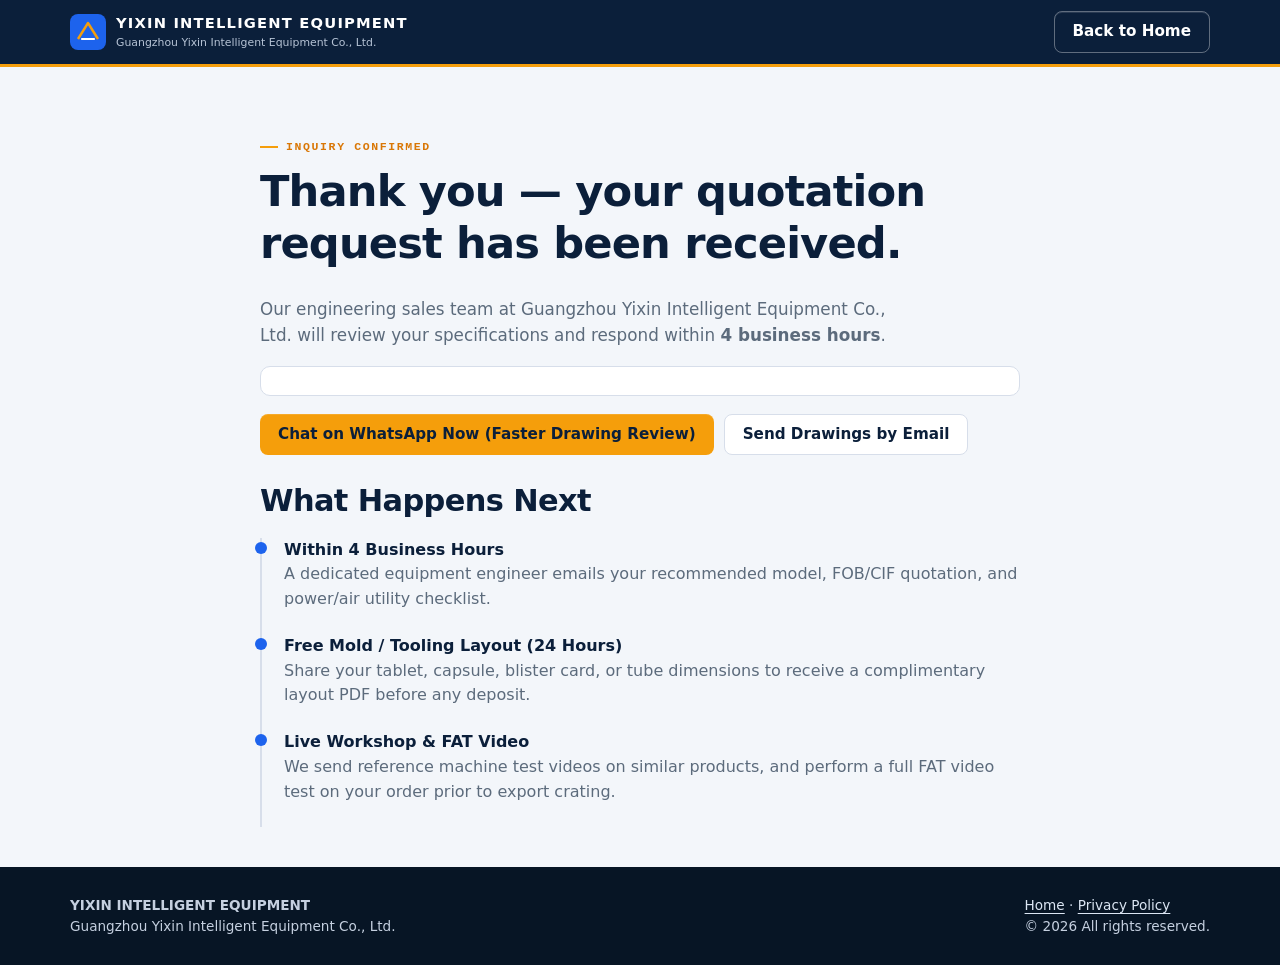
<file: thanks.html>
<!DOCTYPE html>
<html lang="en">
<head>
  <meta charset="utf-8">
  <meta name="viewport" content="width=device-width, initial-scale=1">
  <title>RFQ Received | Guangzhou Yixin Intelligent Equipment Co., Ltd.</title>
  <meta name="robots" content="noindex, nofollow">
  <link rel="icon" href="favicon.svg" type="image/svg+xml">
  <link rel="stylesheet" href="assets/style.css">
</head>
<body data-page="thanks">
  <header class="lp-bar">
    <div class="wrap inner">
      <a class="logo" href="index.html">
        <svg class="logo-mark" viewBox="0 0 36 36" aria-hidden="true"><rect width="36" height="36" rx="8" fill="#1D63ED"/><path d="M8 25 L18 9 L28 25" fill="none" stroke="#F59E0B" stroke-width="2.4" stroke-linejoin="round"/><path d="M12 25h12" stroke="#fff" stroke-width="2.2" stroke-linecap="round"/></svg>
        <span>
          <strong data-bind="brand.shortName">YIXIN INTELLIGENT EQUIPMENT</strong>
          <small data-bind="brand.legalName">Guangzhou Yixin Intelligent Equipment Co., Ltd.</small>
        </span>
      </a>
      <a class="btn btn-ghost" href="index.html">Back to Home</a>
    </div>
  </header>

  <section class="thanks-hero">
    <div class="wrap wrap-narrow">
      <p class="kicker">Inquiry Confirmed</p>
      <h1>Thank you — your quotation request has been received.</h1>
      <p class="lede">Our engineering sales team at <span data-bind="brand.legalName">Guangzhou Yixin Intelligent Equipment Co., Ltd.</span> will review your specifications and respond within <strong data-bind="form.replySla">4 business hours</strong>.</p>

      <div class="form-banner is-warn" data-ads-placeholder hidden>
        Google Ads conversion tag is still using placeholder IDs in <code>assets/config.js</code> (<code>AW-CONVERSION_ID / CONVERSION_LABEL</code>). Replace both before launching paid traffic.
      </div>

      <dl class="summary-dl" data-rfq-summary hidden></dl>

      <div class="cta-actions" style="margin-bottom:28px">
        <a class="btn btn-amber" data-whatsapp="thanks-page" href="#">Chat on WhatsApp Now (Faster Drawing Review)</a>
        <a class="btn btn-outline" data-mailto href="mailto:ll-knit@ll-knit.com">Send Drawings by Email</a>
      </div>

      <h2>What Happens Next</h2>
      <ul class="timeline">
        <li><strong>Within 4 Business Hours</strong><br><span class="muted">A dedicated equipment engineer emails your recommended model, FOB/CIF quotation, and power/air utility checklist.</span></li>
        <li><strong>Free Mold / Tooling Layout (24 Hours)</strong><br><span class="muted">Share your tablet, capsule, blister card, or tube dimensions to receive a complimentary layout PDF before any deposit.</span></li>
        <li><strong>Live Workshop &amp; FAT Video</strong><br><span class="muted">We send reference machine test videos on similar products, and perform a full FAT video test on your order prior to export crating.</span></li>
      </ul>
    </div>
  </section>

  <footer class="site">
    <div class="wrap inner">
      <div>
        <strong data-bind="brand.shortName">YIXIN INTELLIGENT EQUIPMENT</strong><br>
        <span data-bind="brand.legalName">Guangzhou Yixin Intelligent Equipment Co., Ltd.</span>
      </div>
      <div>
        <a href="index.html">Home</a> · <a href="privacy.html">Privacy Policy</a><br>
        © <span data-year>2026</span> All rights reserved.
      </div>
    </div>
  </footer>

  <script src="assets/config.js"></script>
  <script src="assets/app.js"></script>
</body>
</html>
</file>
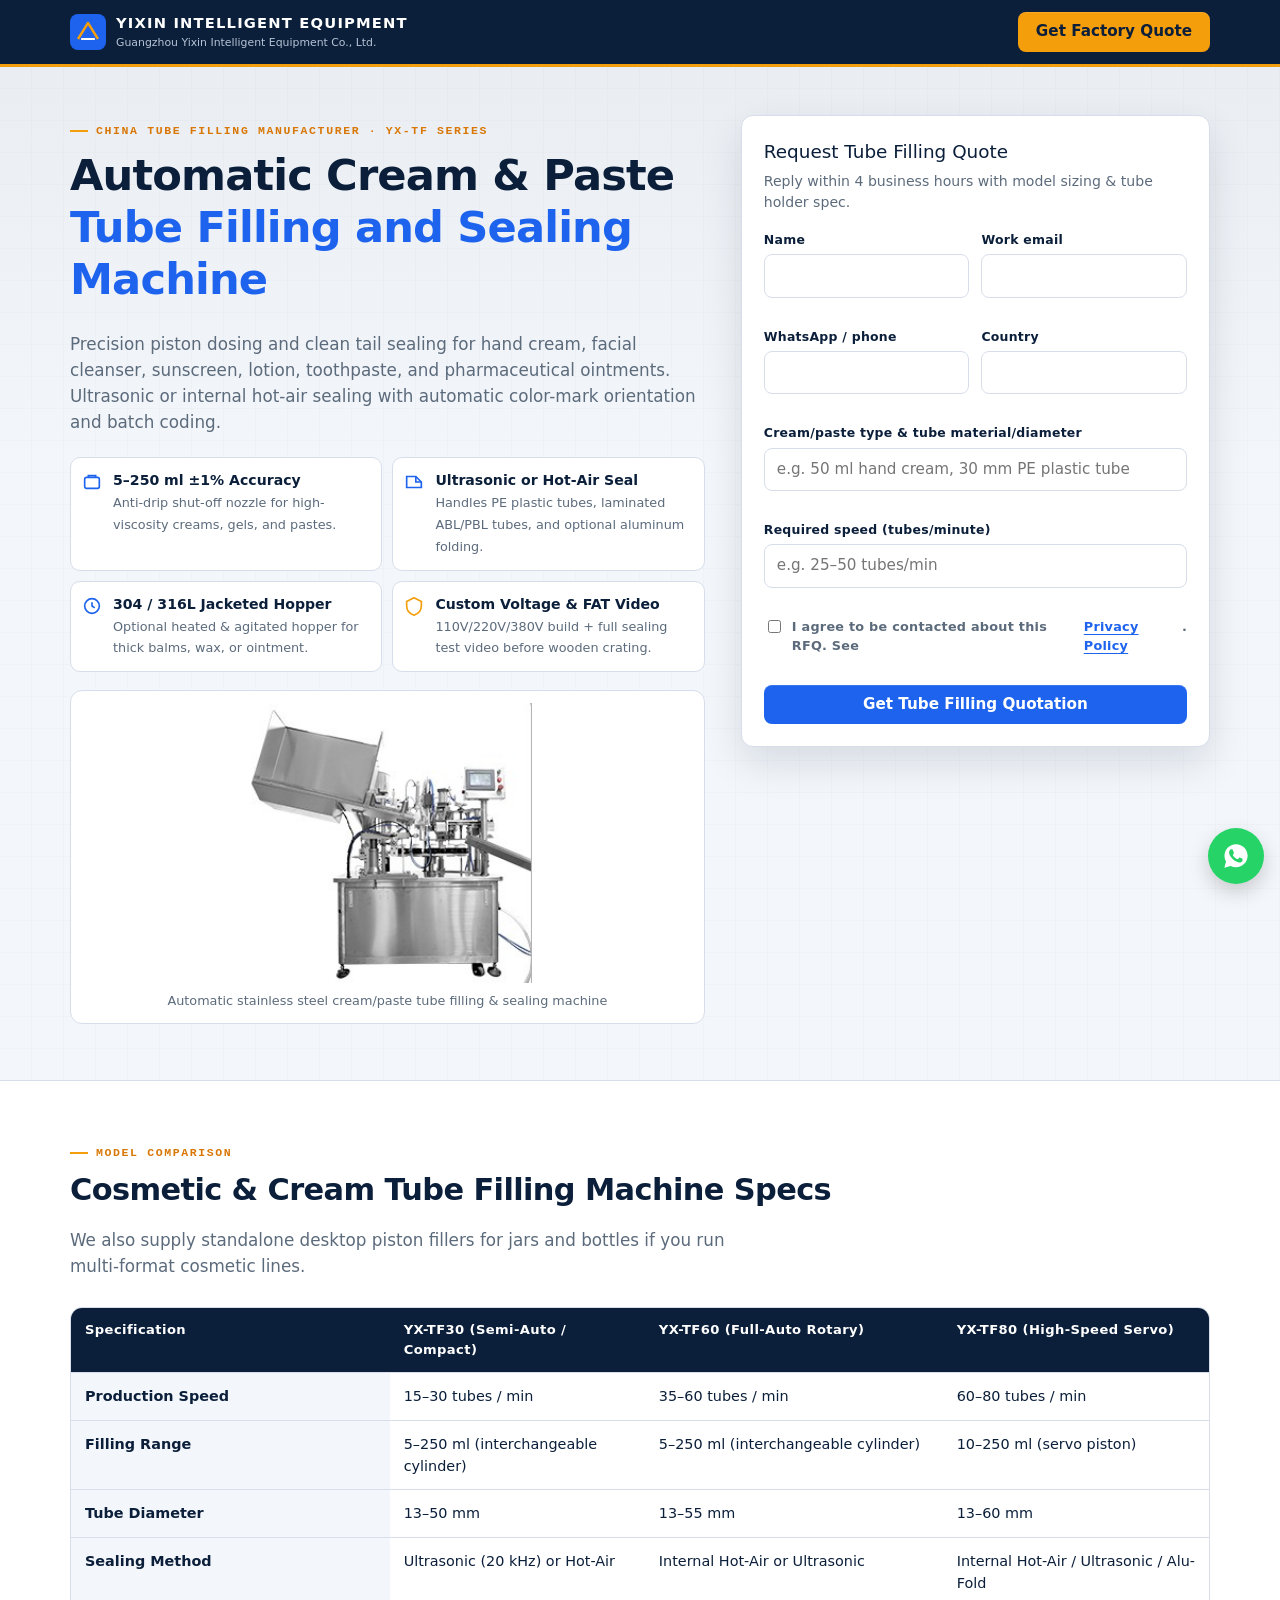
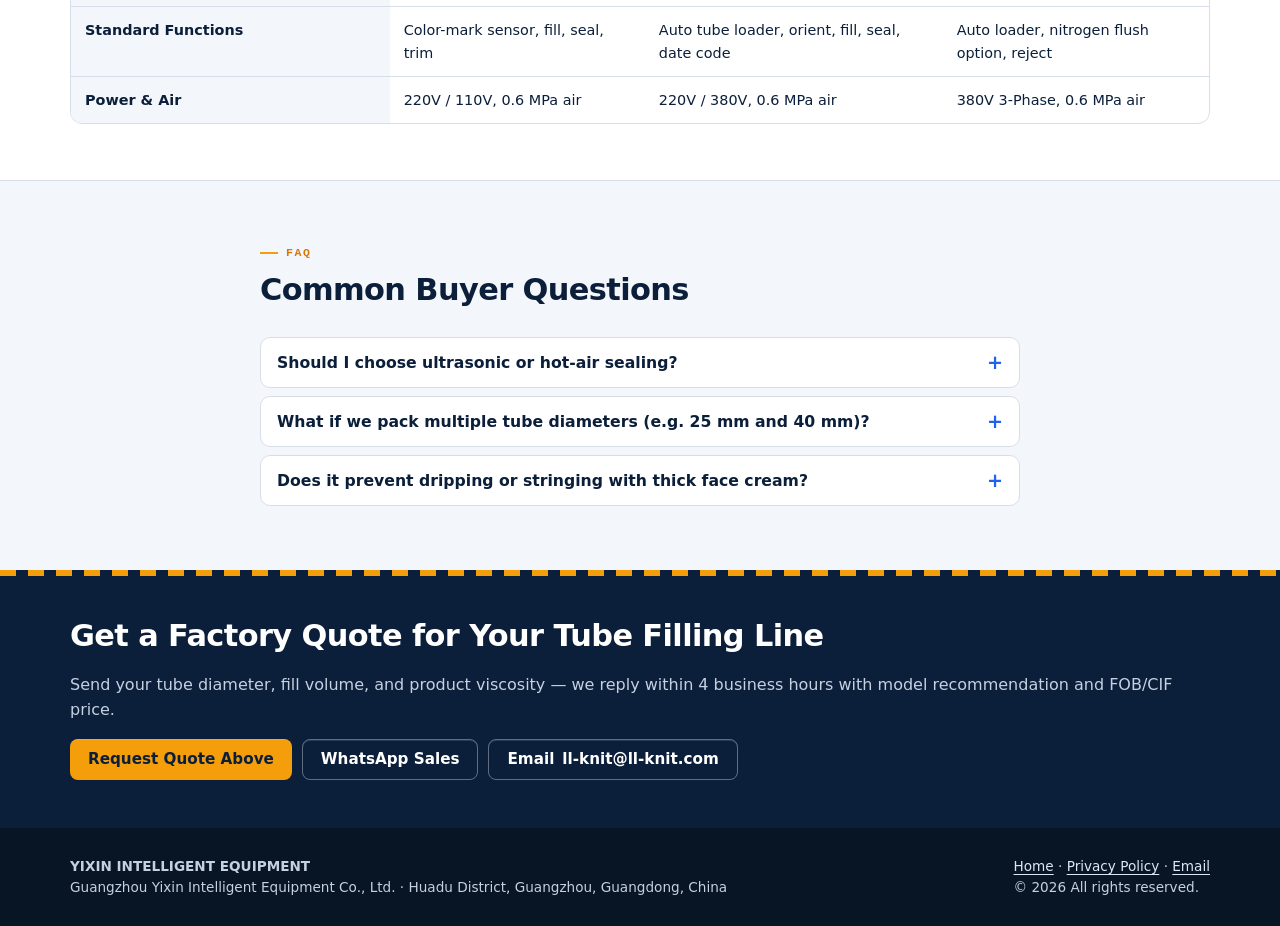
<file: tube-filling-machine.html>
<!DOCTYPE html>
<html lang="en">
<head>
  <meta charset="utf-8">
  <meta name="viewport" content="width=device-width, initial-scale=1">
  <title>Automatic Cosmetic Tube Filling &amp; Sealing Machine (Cream / Lotion / Ointment) | Guangzhou Yixin Intelligent Equipment</title>
  <meta name="description" content="Factory-direct automatic cosmetic cream &amp; paste tube filling and sealing machines (ultrasonic &amp; hot-air). 5–250 ml range, 304/316L stainless hopper, custom voltage, FAT video.">
  <link rel="icon" href="favicon.svg" type="image/svg+xml">
  <link rel="stylesheet" href="assets/style.css">
</head>
<body data-page="lp-tube-filling">
  <header class="lp-bar">
    <div class="wrap inner">
      <a class="logo" href="index.html">
        <svg class="logo-mark" viewBox="0 0 36 36" aria-hidden="true"><rect width="36" height="36" rx="8" fill="#1D63ED"/><path d="M8 25 L18 9 L28 25" fill="none" stroke="#F59E0B" stroke-width="2.4" stroke-linejoin="round"/><path d="M12 25h12" stroke="#fff" stroke-width="2.2" stroke-linecap="round"/></svg>
        <span>
          <strong data-bind="brand.shortName">YIXIN INTELLIGENT EQUIPMENT</strong>
          <small data-bind="brand.legalName">Guangzhou Yixin Intelligent Equipment Co., Ltd.</small>
        </span>
      </a>
      <a class="btn btn-amber" href="#rfq">Get Factory Quote</a>
    </div>
  </header>

  <section class="hero">
    <div class="wrap hero-grid">
      <div>
        <p class="kicker">China Tube Filling Manufacturer · YX-TF Series</p>
        <h1>Automatic Cream &amp; Paste <span>Tube Filling and Sealing Machine</span></h1>
        <p class="lede">Precision piston dosing and clean tail sealing for hand cream, facial cleanser, sunscreen, lotion, toothpaste, and pharmaceutical ointments. Ultrasonic or internal hot-air sealing with automatic color-mark orientation and batch coding.</p>

        <div class="value-row">
          <div class="value-chip">
            <svg viewBox="0 0 24 24" fill="none" stroke="#1D63ED" stroke-width="1.8"><rect x="4" y="7" width="16" height="12" rx="2"/><path d="M8 7V5h8v2"/></svg>
            <div><b>5–250 ml ±1% Accuracy</b><span>Anti-drip shut-off nozzle for high-viscosity creams, gels, and pastes.</span></div>
          </div>
          <div class="value-chip">
            <svg viewBox="0 0 24 24" fill="none" stroke="#1D63ED" stroke-width="1.8"><path d="M4 18V6h10l6 6v6H4z"/><path d="M14 6v6h6"/></svg>
            <div><b>Ultrasonic or Hot-Air Seal</b><span>Handles PE plastic tubes, laminated ABL/PBL tubes, and optional aluminum folding.</span></div>
          </div>
          <div class="value-chip">
            <svg viewBox="0 0 24 24" fill="none" stroke="#1D63ED" stroke-width="1.8"><circle cx="12" cy="12" r="8"/><path d="M12 8v4l3 2"/></svg>
            <div><b>304 / 316L Jacketed Hopper</b><span>Optional heated &amp; agitated hopper for thick balms, wax, or ointment.</span></div>
          </div>
          <div class="value-chip">
            <svg viewBox="0 0 24 24" fill="none" stroke="#F59E0B" stroke-width="1.8"><path d="M12 3l8 4v5c0 5-3.5 8.5-8 10-4.5-1.5-8-5-8-10V7l8-4z"/></svg>
            <div><b>Custom Voltage &amp; FAT Video</b><span>110V/220V/380V build + full sealing test video before wooden crating.</span></div>
          </div>
        </div>

        <figure class="photo-frame hero-photo" style="margin-top:18px">
          <img src="assets/images/tube-clean.jpg" alt="Automatic stainless steel cosmetic cream tube filling and sealing machine">
          <figcaption>Automatic stainless steel cream/paste tube filling &amp; sealing machine</figcaption>
        </figure>
      </div>

      <aside class="rfq" id="rfq">
        <p class="rfq-title">Request Tube Filling Quote</p>
        <p class="rfq-sub">Reply within <span data-bind="form.replySla">4 business hours</span> with model sizing &amp; tube holder spec.</p>
        <div class="form-banner is-warn endpoint-hint" hidden>Form endpoint in <code>assets/config.js</code> is still a placeholder — submissions will not reach sales until you set it.</div>
        <form class="js-rfq" data-product="tube-filling-machine" novalidate>
          <div class="form-grid">
            <div class="field">
              <label for="name">Name</label>
              <input id="name" name="name" autocomplete="name" required>
              <div class="field-error"></div>
            </div>
            <div class="field">
              <label for="email">Work email</label>
              <input id="email" name="email" type="email" autocomplete="email" required>
              <div class="field-error"></div>
            </div>
            <div class="field">
              <label for="phone">WhatsApp / phone</label>
              <input id="phone" name="phone" autocomplete="tel" required>
              <div class="field-error"></div>
            </div>
            <div class="field">
              <label for="country">Country</label>
              <input id="country" name="country" autocomplete="country-name" required>
              <div class="field-error"></div>
            </div>
            <div class="field full">
              <label for="product">Cream/paste type &amp; tube material/diameter</label>
              <input id="product" name="product" placeholder="e.g. 50 ml hand cream, 30 mm PE plastic tube" required>
              <div class="field-error"></div>
            </div>
            <div class="field full">
              <label for="capacity">Required speed (tubes/minute)</label>
              <input id="capacity" name="capacity" placeholder="e.g. 25–50 tubes/min" required>
              <div class="field-error"></div>
            </div>
            <input type="hidden" name="page_url"><input type="hidden" name="page_path">
            <input type="hidden" name="product_line"><input type="hidden" name="utm_source">
            <input type="hidden" name="utm_medium"><input type="hidden" name="utm_campaign"><input type="hidden" name="gclid">
            <div class="field full">
              <label class="consent"><input type="checkbox" name="consent" required> I agree to be contacted about this RFQ. See <a href="privacy.html">Privacy Policy</a>.</label>
              <div class="field-error"></div>
            </div>
          </div>
          <button class="btn btn-block" type="submit" style="margin-top:12px">Get Tube Filling Quotation</button>
        </form>
      </aside>
    </div>
  </section>

  <section>
    <div class="wrap">
      <div class="section-head">
        <p class="kicker">Model Comparison</p>
        <h2>Cosmetic &amp; Cream Tube Filling Machine Specs</h2>
        <p class="lede">We also supply standalone desktop piston fillers for jars and bottles if you run multi-format cosmetic lines.</p>
      </div>
      <div class="table-scroll">
        <table class="specs">
          <thead>
            <tr>
              <th>Specification</th>
              <th>YX-TF30 (Semi-Auto / Compact)</th>
              <th>YX-TF60 (Full-Auto Rotary)</th>
              <th>YX-TF80 (High-Speed Servo)</th>
            </tr>
          </thead>
          <tbody>
            <tr><th>Production Speed</th><td>15–30 tubes / min</td><td>35–60 tubes / min</td><td>60–80 tubes / min</td></tr>
            <tr><th>Filling Range</th><td>5–250 ml (interchangeable cylinder)</td><td>5–250 ml (interchangeable cylinder)</td><td>10–250 ml (servo piston)</td></tr>
            <tr><th>Tube Diameter</th><td>13–50 mm</td><td>13–55 mm</td><td>13–60 mm</td></tr>
            <tr><th>Sealing Method</th><td>Ultrasonic (20 kHz) or Hot-Air</td><td>Internal Hot-Air or Ultrasonic</td><td>Internal Hot-Air / Ultrasonic / Alu-Fold</td></tr>
            <tr><th>Standard Functions</th><td>Color-mark sensor, fill, seal, trim</td><td>Auto tube loader, orient, fill, seal, date code</td><td>Auto loader, nitrogen flush option, reject</td></tr>
            <tr><th>Power &amp; Air</th><td>220V / 110V, 0.6 MPa air</td><td>220V / 380V, 0.6 MPa air</td><td>380V 3-Phase, 0.6 MPa air</td></tr>
          </tbody>
        </table>
      </div>
    </div>
  </section>

  <section style="background:var(--paper);border-top:1px solid var(--line)">
    <div class="wrap wrap-narrow">
      <div class="section-head">
        <p class="kicker">FAQ</p>
        <h2>Common Buyer Questions</h2>
      </div>
      <div class="faq-item">
        <button type="button" aria-expanded="false">Should I choose ultrasonic or hot-air sealing?</button>
        <div class="faq-a">Ultrasonic sealing works cleanly on PE and laminated tubes with instant start-up and low heat transfer—ideal for heat-sensitive creams or oily residue near the seal. Internal hot-air sealing delivers high-strength aesthetic curved/flat seals on thick laminated tubes at higher speeds.</div>
      </div>
      <div class="faq-item">
        <button type="button" aria-expanded="false">What if we pack multiple tube diameters (e.g. 25 mm and 40 mm)?</button>
        <div class="faq-a">You only need additional quick-swap tube holders (cups) matching each diameter. Changing a full set of holders takes under 15 minutes.</div>
      </div>
      <div class="faq-item">
        <button type="button" aria-expanded="false">Does it prevent dripping or stringing with thick face cream?</button>
        <div class="faq-a">Yes. Bottom-up diving nozzles with pneumatic blow-off / vacuum suck-back keep the tube sealing edge clean so the tail seal never leaks.</div>
      </div>
    </div>
  </section>

  <section class="cta-band">
    <div class="wrap">
      <h2>Get a Factory Quote for Your Tube Filling Line</h2>
      <p>Send your tube diameter, fill volume, and product viscosity — we reply within 4 business hours with model recommendation and FOB/CIF price.</p>
      <div class="cta-actions">
        <a class="btn btn-amber" href="#rfq">Request Quote Above</a>
        <a class="btn btn-ghost" data-whatsapp="tube-filling-machine" href="#">WhatsApp Sales</a>
        <a class="btn btn-ghost" data-mailto href="mailto:ll-knit@ll-knit.com">Email <span data-bind="contact.email">ll-knit@ll-knit.com</span></a>
      </div>
    </div>
  </section>

  <footer class="site">
    <div class="wrap inner">
      <div>
        <strong data-bind="brand.shortName">YIXIN INTELLIGENT EQUIPMENT</strong><br>
        <span data-bind="brand.legalName">Guangzhou Yixin Intelligent Equipment Co., Ltd.</span> · <span data-bind="contact.address">Huadu District, Guangzhou, Guangdong, China</span>
      </div>
      <div>
        <a href="index.html">Home</a> · <a href="privacy.html">Privacy Policy</a> · <a data-mailto href="mailto:ll-knit@ll-knit.com">Email</a><br>
        © <span data-year>2026</span> All rights reserved.
      </div>
    </div>
  </footer>

  <a class="float-wa" data-whatsapp="tube-filling-machine" href="#" aria-label="WhatsApp sales">
    <svg viewBox="0 0 24 24" fill="currentColor"><path d="M12.04 2C6.58 2 2.15 6.4 2.15 11.84c0 1.74.46 3.44 1.33 4.94L2 22l5.37-1.4a10.1 10.1 0 0 0 4.67 1.12h.04c5.46 0 9.89-4.4 9.89-9.84C21.97 6.4 17.5 2 12.04 2zm5.76 14.16c-.24.68-1.4 1.3-1.94 1.38-.5.08-1.14.11-1.84-.11-.42-.14-.97-.31-1.67-.61-2.94-1.27-4.86-4.23-5.01-4.43-.15-.2-1.25-1.66-1.25-3.17 0-1.5.79-2.24 1.07-2.55.28-.3.62-.38.82-.38h.6c.19 0 .45-.07.7.54.24.62.83 2.14.9 2.3.07.15.12.34.02.54-.1.2-.15.33-.3.5-.14.18-.3.4-.43.53-.14.14-.29.3-.12.58.16.28.73 1.2 1.56 1.95 1.08.96 1.98 1.26 2.26 1.4.28.14.45.12.61-.07.17-.2.7-.81.88-1.09.19-.28.37-.23.62-.14.24.1 1.54.73 1.8.86.27.13.45.2.51.3.07.12.07.68-.17 1.36z"/></svg>
  </a>
  <div class="sticky-cta">
    <a class="btn" href="#rfq">Get Quote</a>
    <a class="btn btn-amber" data-whatsapp="tube-filling-machine" href="#">WhatsApp</a>
  </div>
  <script src="assets/config.js"></script>
  <script src="assets/app.js"></script>
</body>
</html>
</file>
<file: assets/style.css>
/* YIXIN MACHINERY — industrial-tech B2B. No CDN fonts or libraries. */
:root {
  --navy: #0b1f3a;
  --navy-2: #122c4e;
  --navy-3: #1a3d66;
  --ink: #0b1f3a;
  --muted: #5c6b7c;
  --line: #d7deea;
  --paper: #f3f6fa;
  --white: #ffffff;
  --blue: #1d63ed;
  --blue-2: #154fc0;
  --amber: #f59e0b;
  --amber-2: #d97706;
  --ok: #0f7b4a;
  --warn: #9a6700;
  --danger: #b42318;
  --radius: 12px;
  --shadow: 0 16px 40px rgba(11, 31, 58, 0.12);
  --mono: ui-monospace, "SF Mono", Menlo, Consolas, monospace;
  --sans: ui-sans-serif, system-ui, -apple-system, "Segoe UI", Roboto, "Helvetica Neue", Arial, sans-serif;
}

*,
*::before,
*::after {
  box-sizing: border-box;
}

html {
  scroll-behavior: smooth;
}

body {
  margin: 0;
  font-family: var(--sans);
  color: var(--ink);
  background: var(--white);
  line-height: 1.55;
  -webkit-font-smoothing: antialiased;
}

img,
svg {
  max-width: 100%;
  display: block;
}

a {
  color: var(--blue);
  text-decoration-thickness: 1px;
  text-underline-offset: 3px;
}

a:hover {
  color: var(--blue-2);
}

h1,
h2,
h3,
h4 {
  line-height: 1.2;
  letter-spacing: -0.02em;
  margin: 0 0 0.6em;
}

h1 {
  font-size: clamp(1.8rem, 3.4vw, 2.7rem);
}

h2 {
  font-size: clamp(1.4rem, 2.4vw, 1.9rem);
}

h3 {
  font-size: 1.1rem;
}

p {
  margin: 0 0 1em;
}

.lede {
  font-size: 1.05rem;
  color: var(--muted);
  max-width: 62ch;
}

.wrap {
  width: min(1140px, calc(100% - 32px));
  margin: 0 auto;
}

.wrap-narrow {
  width: min(760px, calc(100% - 32px));
  margin: 0 auto;
}

.kicker {
  display: inline-flex;
  align-items: center;
  gap: 8px;
  font-family: var(--mono);
  font-size: 0.72rem;
  letter-spacing: 0.14em;
  text-transform: uppercase;
  color: var(--amber-2);
  font-weight: 700;
  margin-bottom: 10px;
}

.kicker::before {
  content: "";
  width: 18px;
  height: 2px;
  background: var(--amber);
}

/* —— Header —— */
.site-bar,
.lp-bar {
  position: sticky;
  top: 0;
  z-index: 40;
  background: var(--navy);
  color: #fff;
  border-bottom: 3px solid var(--amber);
}

.site-bar .inner,
.lp-bar .inner {
  display: flex;
  align-items: center;
  justify-content: space-between;
  gap: 16px;
  min-height: 64px;
}

.logo {
  display: flex;
  align-items: center;
  gap: 10px;
  color: #fff;
  text-decoration: none;
}

.logo:hover {
  color: #fff;
}

.logo-mark {
  width: 36px;
  height: 36px;
  flex: 0 0 36px;
}

.logo strong {
  display: block;
  font-size: 0.92rem;
  letter-spacing: 0.08em;
}

.logo small {
  display: block;
  color: #b7c4d6;
  font-size: 0.68rem;
  font-weight: 400;
  letter-spacing: 0;
  max-width: 280px;
}

.nav {
  display: flex;
  gap: 18px;
  align-items: center;
}

.nav a {
  color: #d5deea;
  text-decoration: none;
  font-size: 0.9rem;
}

.nav a:hover,
.nav a[aria-current="page"] {
  color: #fff;
}

.btn {
  display: inline-flex;
  align-items: center;
  justify-content: center;
  gap: 8px;
  border: 0;
  border-radius: 8px;
  padding: 12px 18px;
  font: 650 0.95rem/1 var(--sans);
  cursor: pointer;
  text-decoration: none;
  color: #fff;
  background: var(--blue);
  box-shadow: 0 1px 0 rgba(255, 255, 255, 0.12) inset;
}

.btn:hover {
  background: var(--blue-2);
  color: #fff;
}

.btn-amber {
  background: var(--amber);
  color: var(--navy);
}

.btn-amber:hover {
  background: var(--amber-2);
  color: #fff;
}

.btn-ghost {
  background: transparent;
  color: #fff;
  border: 1px solid rgba(255, 255, 255, 0.35);
}

.btn-ghost:hover {
  background: rgba(255, 255, 255, 0.08);
  color: #fff;
}

.btn-outline {
  background: #fff;
  color: var(--navy);
  border: 1px solid var(--line);
}

.btn-outline:hover {
  border-color: var(--navy);
  color: var(--navy);
}

.btn-sm {
  padding: 8px 12px;
  font-size: 0.82rem;
}

.btn-block {
  width: 100%;
}

/* —— Hero —— */
.hero {
  background:
    linear-gradient(180deg, rgba(11, 31, 58, 0.04), transparent 40%),
    repeating-linear-gradient(
      0deg,
      transparent,
      transparent 31px,
      rgba(11, 31, 58, 0.035) 32px
    ),
    repeating-linear-gradient(
      90deg,
      transparent,
      transparent 31px,
      rgba(11, 31, 58, 0.035) 32px
    ),
    var(--paper);
  padding: 48px 0 56px;
  border-bottom: 1px solid var(--line);
}

.hero-grid {
  display: grid;
  grid-template-columns: 1.15fr 0.85fr;
  gap: 36px;
  align-items: start;
}

.hero h1 span {
  color: var(--blue);
}

.value-row {
  display: grid;
  grid-template-columns: 1fr 1fr;
  gap: 10px;
  margin: 22px 0 8px;
}

.value-chip {
  display: flex;
  gap: 10px;
  align-items: flex-start;
  background: #fff;
  border: 1px solid var(--line);
  border-radius: 10px;
  padding: 12px 12px 12px 10px;
  font-size: 0.88rem;
}

.value-chip svg {
  flex: 0 0 22px;
  width: 22px;
  height: 22px;
  margin-top: 1px;
}

.value-chip b {
  display: block;
}

.value-chip span {
  color: var(--muted);
  font-size: 0.8rem;
}

/* —— RFQ card —— */
.rfq {
  background: #fff;
  border: 1px solid var(--line);
  border-radius: var(--radius);
  box-shadow: var(--shadow);
  padding: 22px;
}

.rfq h2,
.rfq .rfq-title {
  font-size: 1.15rem;
  margin-bottom: 4px;
}

.rfq .rfq-sub {
  color: var(--muted);
  font-size: 0.88rem;
  margin-bottom: 16px;
}

.form-grid {
  display: grid;
  grid-template-columns: 1fr 1fr;
  gap: 12px;
}

.field {
  display: flex;
  flex-direction: column;
  gap: 5px;
}

.field.full {
  grid-column: 1 / -1;
}

label,
.field span.lbl {
  font-size: 0.78rem;
  font-weight: 650;
  letter-spacing: 0.02em;
}

input,
select,
textarea {
  font: 400 0.95rem/1.4 var(--sans);
  border: 1px solid var(--line);
  border-radius: 8px;
  padding: 10px 12px;
  background: #fff;
  color: var(--ink);
  width: 100%;
}

input:focus,
select:focus,
textarea:focus {
  outline: 2px solid rgba(29, 99, 237, 0.35);
  border-color: var(--blue);
}

.is-invalid {
  border-color: var(--danger);
  background: #fff6f5;
}

.field-error {
  min-height: 1em;
  color: var(--danger);
  font-size: 0.75rem;
}

.consent {
  display: flex;
  gap: 8px;
  align-items: flex-start;
  font-size: 0.8rem;
  color: var(--muted);
}

.consent input {
  width: auto;
  margin-top: 3px;
}

.form-banner {
  border-radius: 8px;
  padding: 12px 14px;
  font-size: 0.88rem;
  margin-bottom: 14px;
}

.form-banner.is-warn {
  background: #fff7e6;
  border: 1px solid #f5c56b;
  color: #6b4a00;
}

.form-banner.is-error {
  background: #fff1f0;
  border: 1px solid #f0b0aa;
  color: #7a160f;
}

.form-banner code {
  font-family: var(--mono);
  font-size: 0.78em;
}

.banner-actions {
  display: flex;
  flex-wrap: wrap;
  gap: 8px;
  margin-top: 10px;
}

.endpoint-hint {
  font-size: 0.75rem;
  color: var(--warn);
  margin-top: 8px;
}

/* —— Sections —— */
section {
  padding: 56px 0;
}

.section-head {
  margin-bottom: 28px;
}

.cards-3 {
  display: grid;
  grid-template-columns: repeat(3, 1fr);
  gap: 18px;
}

.card {
  background: #fff;
  border: 1px solid var(--line);
  border-radius: var(--radius);
  padding: 22px;
  display: flex;
  flex-direction: column;
  gap: 10px;
  min-height: 100%;
}

.card a.stretched {
  text-decoration: none;
  color: inherit;
}

.card a.stretched:hover {
  color: inherit;
}

.card:hover {
  border-color: #9fb3d1;
  box-shadow: var(--shadow);
}

.card .model {
  font-family: var(--mono);
  font-size: 0.75rem;
  color: var(--blue);
  letter-spacing: 0.04em;
}

.stats {
  display: grid;
  grid-template-columns: repeat(4, 1fr);
  gap: 12px;
}

.stat {
  background: var(--navy);
  color: #fff;
  border-radius: 10px;
  padding: 18px 16px;
}

.stat b {
  display: block;
  font-size: 1.35rem;
  letter-spacing: -0.03em;
}

.stat span {
  color: #b7c4d6;
  font-size: 0.82rem;
}

.qa-row {
  display: grid;
  grid-template-columns: 1.1fr 0.9fr;
  gap: 28px;
  align-items: center;
}

.badge-row {
  display: flex;
  flex-wrap: wrap;
  gap: 10px;
}

.badge {
  border: 1px solid var(--line);
  background: #fff;
  border-radius: 999px;
  padding: 8px 12px;
  font-size: 0.82rem;
  font-weight: 650;
}

.badge svg {
  display: inline-block;
  vertical-align: -4px;
  margin-right: 6px;
}

/* —— Photo slots & real machine frames —— */
.photo-frame {
  margin: 0;
  background: #ffffff;
  border: 1px solid var(--line);
  border-radius: 12px;
  overflow: hidden;
  display: flex;
  flex-direction: column;
  align-items: center;
  justify-content: center;
  padding: 12px;
}

.photo-frame img {
  width: 100%;
  height: 220px;
  object-fit: contain;
  border-radius: 8px;
}

.photo-frame.hero-photo img {
  height: 280px;
}

.photo-frame figcaption {
  margin-top: 8px;
  font-size: 0.8rem;
  color: var(--muted);
  text-align: center;
}

.photo-slot {
  margin: 0;
  background:
    repeating-linear-gradient(
      -45deg,
      #eef2f7,
      #eef2f7 8px,
      #e6ecf4 8px,
      #e6ecf4 16px
    );
  border: 1px dashed #9aa9bd;
  border-radius: 12px;
  min-height: 180px;
  display: flex;
  flex-direction: column;
  align-items: center;
  justify-content: center;
  gap: 8px;
  padding: 16px;
  color: var(--muted);
  text-align: center;
  position: relative;
}

.photo-slot[data-slot]::after {
  content: "data-slot: " attr(data-slot);
  position: absolute;
  left: 10px;
  bottom: 8px;
  font-family: var(--mono);
  font-size: 0.65rem;
  letter-spacing: 0.04em;
  color: #7c8ea3;
}

.photo-slot figcaption {
  font-size: 0.8rem;
}

.photo-slot svg.machine {
  width: min(100%, 360px);
  height: auto;
}

/* —— Tables —— */
.table-scroll {
  overflow-x: auto;
  border: 1px solid var(--line);
  border-radius: 12px;
  background: #fff;
}

table.specs {
  width: 100%;
  border-collapse: collapse;
  font-size: 0.9rem;
  min-width: 640px;
}

table.specs th,
table.specs td {
  padding: 12px 14px;
  text-align: left;
  border-bottom: 1px solid var(--line);
  vertical-align: top;
}

table.specs thead th {
  background: var(--navy);
  color: #fff;
  font-weight: 650;
  font-size: 0.82rem;
  letter-spacing: 0.03em;
}

table.specs tbody th {
  background: var(--paper);
  font-weight: 650;
  width: 28%;
}

table.specs tbody tr:last-child th,
table.specs tbody tr:last-child td {
  border-bottom: 0;
}

.note {
  font-size: 0.8rem;
  color: var(--muted);
  margin-top: 10px;
}

/* —— Process / apps —— */
.steps {
  display: grid;
  grid-template-columns: repeat(4, 1fr);
  gap: 14px;
}

.step {
  border: 1px solid var(--line);
  border-radius: 12px;
  padding: 18px;
  background: #fff;
  position: relative;
}

.step .n {
  font-family: var(--mono);
  font-size: 0.75rem;
  color: var(--amber-2);
  font-weight: 700;
}

.apps {
  display: grid;
  grid-template-columns: repeat(3, 1fr);
  gap: 14px;
}

.app {
  background: var(--paper);
  border-radius: 12px;
  padding: 18px;
  border: 1px solid var(--line);
}

.app svg {
  width: 40px;
  height: 40px;
  margin-bottom: 10px;
}

/* —— FAQ —— */
.faq-item {
  border: 1px solid var(--line);
  border-radius: 10px;
  background: #fff;
  margin-bottom: 8px;
}

.faq-item button {
  width: 100%;
  text-align: left;
  background: none;
  border: 0;
  font: 650 0.98rem/1.35 var(--sans);
  padding: 14px 44px 14px 16px;
  cursor: pointer;
  color: var(--ink);
  position: relative;
}

.faq-item button::after {
  content: "+";
  position: absolute;
  right: 16px;
  top: 12px;
  color: var(--blue);
  font-size: 1.2rem;
}

.faq-item.is-open button::after {
  content: "–";
}

.faq-a {
  display: none;
  padding: 0 16px 16px;
  color: var(--muted);
  font-size: 0.94rem;
}

.faq-item.is-open .faq-a {
  display: block;
}

/* —— CTA band —— */
.cta-band {
  background: var(--navy);
  color: #fff;
  padding: 48px 0;
  position: relative;
}

.cta-band::before {
  content: "";
  position: absolute;
  inset: 0 0 auto;
  height: 6px;
  background: repeating-linear-gradient(
    90deg,
    var(--amber) 0 16px,
    var(--navy) 16px 28px
  );
}

.cta-band p {
  color: #c5d0e0;
}

.cta-actions {
  display: flex;
  flex-wrap: wrap;
  gap: 10px;
  margin-top: 16px;
}

/* —— Footer —— */
footer.site {
  background: #071525;
  color: #c5d0e0;
  padding: 28px 0;
  font-size: 0.85rem;
}

footer.site a {
  color: #dce6f4;
}

footer.site .inner {
  display: flex;
  justify-content: space-between;
  gap: 16px;
  flex-wrap: wrap;
}

/* —— Sticky mobile CTA —— */
.sticky-cta {
  display: none;
}

.float-wa {
  position: fixed;
  right: 16px;
  bottom: 16px;
  z-index: 30;
  width: 56px;
  height: 56px;
  border-radius: 50%;
  background: #25d366;
  color: #fff;
  display: grid;
  place-items: center;
  box-shadow: 0 8px 20px rgba(0, 0, 0, 0.18);
  text-decoration: none;
}

.float-wa:hover {
  color: #fff;
}

.float-wa svg {
  width: 28px;
  height: 28px;
}

/* —— Thanks / privacy —— */
.thanks-hero {
  padding: 64px 0 40px;
  background: var(--paper);
}

.timeline {
  list-style: none;
  padding: 0;
  margin: 0;
  border-left: 2px solid var(--line);
}

.timeline li {
  padding: 0 0 22px 22px;
  position: relative;
}

.timeline li::before {
  content: "";
  width: 12px;
  height: 12px;
  background: var(--blue);
  border-radius: 50%;
  position: absolute;
  left: -7px;
  top: 4px;
}

.summary-dl {
  display: grid;
  grid-template-columns: 120px 1fr;
  gap: 6px 12px;
  background: #fff;
  border: 1px solid var(--line);
  border-radius: 10px;
  padding: 14px 16px;
  margin: 18px 0;
}

.legal h2 {
  margin-top: 1.6em;
}

.legal ul {
  color: var(--muted);
}

/* —— Misc —— */
.sr-only {
  position: absolute;
  width: 1px;
  height: 1px;
  overflow: hidden;
  clip: rect(0 0 0 0);
}

.muted {
  color: var(--muted);
}

.split-2 {
  display: grid;
  grid-template-columns: 1fr 1fr;
  gap: 20px;
}

@media (max-width: 900px) {
  .hero-grid,
  .qa-row,
  .cards-3,
  .stats,
  .steps,
  .apps,
  .split-2 {
    grid-template-columns: 1fr;
  }

  .nav {
    display: none;
  }

  .form-grid {
    grid-template-columns: 1fr;
  }

  .value-row {
    grid-template-columns: 1fr;
  }

  .stats {
    grid-template-columns: 1fr 1fr;
  }

  .sticky-cta {
    display: flex;
    position: fixed;
    left: 0;
    right: 0;
    bottom: 0;
    z-index: 35;
    gap: 8px;
    padding: 10px 12px calc(10px + env(safe-area-inset-bottom));
    background: #fff;
    border-top: 1px solid var(--line);
  }

  .sticky-cta .btn {
    flex: 1;
  }

  .float-wa {
    bottom: 76px;
  }

  body {
    padding-bottom: 72px;
  }

  .logo small {
    display: none;
  }
}
</file>
